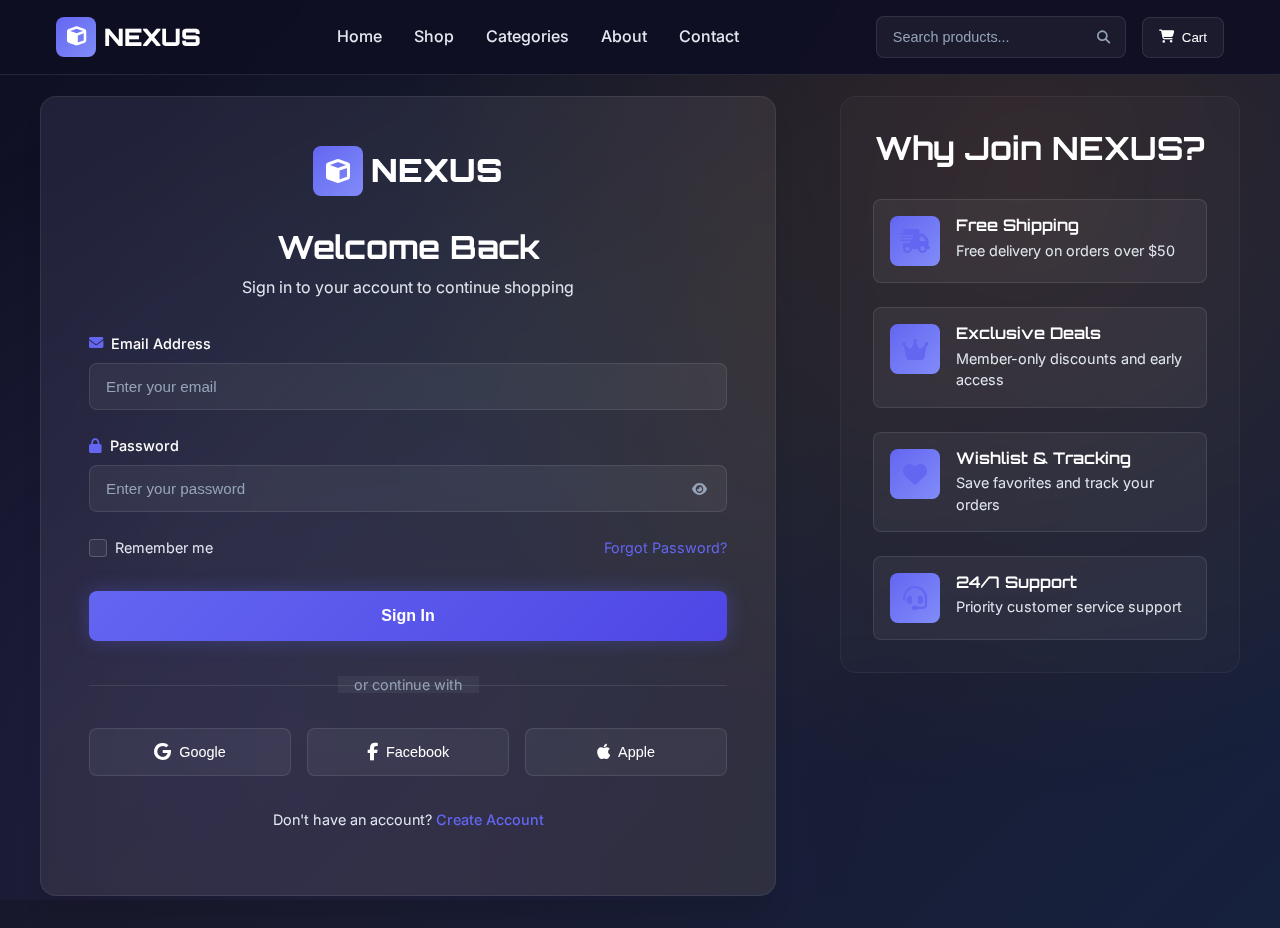
<file: account.html>
<!DOCTYPE html>
<html lang="en">
<head>
    <meta charset="UTF-8">
    <meta name="viewport" content="width=device-width, initial-scale=1.0">
    <title>My Account - NEXUS STORE</title>
    <meta name="description" content="Manage your NEXUS STORE account, orders, wishlist, and personal information">
    
    <!-- Favicon -->
    <link rel="icon" href="data:image/svg+xml,<svg xmlns='http://www.w3.org/2000/svg' viewBox='0 0 100 100'><text y='.9em' font-size='90'>🛒</text></svg>">
    
    <!-- External Libraries -->
    
    <link href="https://cdnjs.cloudflare.com/ajax/libs/font-awesome/6.4.0/css/all.min.css" rel="stylesheet">
    <link href="https://fonts.googleapis.com/css2?family=Orbitron:wght@400;700;900&family=Inter:wght@300;400;500;600;700&display=swap" rel="stylesheet">
    
    <link rel="stylesheet" href="styles.css">
    <link rel="stylesheet" href="account.css">
</head>
<body>
    <!-- Navigation -->
    <nav class="navbar" id="navbar">
        <div class="nav-container">
            <div class="nav-brand">
                <a href="index.html" class="brand-link">
                    <div class="brand-icon">
                        <i class="fas fa-cube"></i>
                    </div>
                    <span class="brand-text">NEXUS</span>
                </a>
            </div>
            
            <div class="nav-menu" id="nav-menu">
                <a href="index.html" class="nav-link">Home</a>
                <a href="shop.html" class="nav-link">Shop</a>
                <a href="index.html#categories" class="nav-link">Categories</a>
                <a href="about.html" class="nav-link">About</a>
                <a href="contact.html" class="nav-link">Contact</a>
            </div>
            
            <div class="nav-actions">
                <div class="search-container">
                    <input type="text" class="search-input" placeholder="Search products..." id="search-input">
                    <button class="search-btn"><i class="fas fa-search"></i></button>
                </div>
                <div class="user-menu" id="user-menu">
                    <button class="nav-btn user-btn" id="user-btn">
                        <div class="user-avatar" id="user-avatar">
                            <i class="fas fa-user"></i>
                        </div>
                        <span class="btn-text" id="user-name">Account</span>
                        <i class="fas fa-chevron-down"></i>
                    </button>
                    <div class="user-dropdown" id="user-dropdown">
                        <a href="account.html" class="dropdown-item active">
                            <i class="fas fa-user"></i>
                            My Account
                        </a>
                        <a href="wishlist.html" class="dropdown-item">
                            <i class="fas fa-heart"></i>
                            Wishlist
                        </a>
                        <div class="dropdown-divider"></div>
                        <button class="dropdown-item logout-btn" id="logout-btn">
                            <i class="fas fa-sign-out-alt"></i>
                            Logout
                        </button>
                    </div>
                </div>
                <button class="nav-btn cart-btn" id="cart-btn">
                    <i class="fas fa-shopping-cart"></i>
                    <span class="btn-text">Cart</span>
                    <span class="cart-count" id="cart-count">0</span>
                </button>
                <button class="nav-toggle" id="nav-toggle">
                    <span></span>
                    <span></span>
                    <span></span>
                </button>
            </div>
        </div>
    </nav>

    <!-- Account Container -->
    <div class="account-container">
        <div class="container">
            <!-- Account Header -->
            <div class="account-header" data-aos="fade-up">
                <div class="user-profile">
                    <div class="profile-avatar">
                        <div class="avatar-image" id="profile-avatar">
                            <i class="fas fa-user"></i>
                        </div>
                        <button class="avatar-edit" id="avatar-edit">
                            <i class="fas fa-camera"></i>
                        </button>
                    </div>
                    <div class="profile-info">
                        <h1 class="profile-name" id="profile-name">Welcome Back!</h1>
                        <p class="profile-email" id="profile-email">user@example.com</p>
                        <div class="profile-stats">
                            <div class="stat-item">
                                <span class="stat-number" id="total-orders">0</span>
                                <span class="stat-label">Orders</span>
                            </div>
                            <div class="stat-item">
                                <span class="stat-number" id="total-spent">$0</span>
                                <span class="stat-label">Total Spent</span>
                            </div>
                            <div class="stat-item">
                                <span class="stat-number" id="loyalty-points">0</span>
                                <span class="stat-label">Points</span>
                            </div>
                        </div>
                    </div>
                </div>
                <div class="account-actions">
                    <button class="btn btn-outline" id="edit-profile-btn">
                        <i class="fas fa-edit"></i>
                        Edit Profile
                    </button>
                </div>
            </div>

            <!-- Account Content -->
            <div class="account-content">
                <!-- Sidebar Navigation -->
                <div class="account-sidebar" data-aos="fade-right">
                    <nav class="sidebar-nav">
                        <a href="#overview" class="nav-item active" data-tab="overview">
                            <i class="fas fa-tachometer-alt"></i>
                            <span>Overview</span>
                        </a>
                        <a href="#orders" class="nav-item" data-tab="orders">
                            <i class="fas fa-shopping-bag"></i>
                            <span>Orders</span>
                        </a>
                        <a href="#wishlist" class="nav-item" data-tab="wishlist">
                            <i class="fas fa-heart"></i>
                            <span>Wishlist</span>
                        </a>
                        <a href="#addresses" class="nav-item" data-tab="addresses">
                            <i class="fas fa-map-marker-alt"></i>
                            <span>Addresses</span>
                        </a>
                        <a href="#payment" class="nav-item" data-tab="payment">
                            <i class="fas fa-credit-card"></i>
                            <span>Payment Methods</span>
                        </a>
                        <a href="#profile" class="nav-item" data-tab="profile">
                            <i class="fas fa-user-cog"></i>
                            <span>Profile Settings</span>
                        </a>
                        <a href="#security" class="nav-item" data-tab="security">
                            <i class="fas fa-shield-alt"></i>
                            <span>Security</span>
                        </a>
                    </nav>
                </div>

                <!-- Main Content -->
                <div class="account-main" data-aos="fade-left">
                    <!-- Overview Tab -->
                    <div class="tab-content active" id="overview-tab">
                        <div class="tab-header">
                            <h2>Account Overview</h2>
                            <p>Manage your account and track your activity</p>
                        </div>

                        <div class="overview-grid">
                            <div class="overview-card">
                                <div class="card-icon">
                                    <i class="fas fa-shopping-bag"></i>
                                </div>
                                <div class="card-content">
                                    <h3>Recent Orders</h3>
                                    <p class="card-number" id="recent-orders-count">0</p>
                                    <a href="#orders" class="card-link" data-tab="orders">View All Orders</a>
                                </div>
                            </div>

                            <div class="overview-card">
                                <div class="card-icon">
                                    <i class="fas fa-heart"></i>
                                </div>
                                <div class="card-content">
                                    <h3>Wishlist Items</h3>
                                    <p class="card-number" id="wishlist-count">0</p>
                                    <a href="wishlist.html" class="card-link">View Wishlist</a>
                                </div>
                            </div>

                            <div class="overview-card">
                                <div class="card-icon">
                                    <i class="fas fa-star"></i>
                                </div>
                                <div class="card-content">
                                    <h3>Loyalty Points</h3>
                                    <p class="card-number" id="points-balance">0</p>
                                    <a href="#" class="card-link">Redeem Points</a>
                                </div>
                            </div>

                            <div class="overview-card">
                                <div class="card-icon">
                                    <i class="fas fa-truck"></i>
                                </div>
                                <div class="card-content">
                                    <h3>Active Shipments</h3>
                                    <p class="card-number" id="active-shipments">0</p>
                                    <a href="#orders" class="card-link" data-tab="orders">Track Orders</a>
                                </div>
                            </div>
                        </div>

                        <div class="recent-activity">
                            <h3>Recent Activity</h3>
                            <div class="activity-list" id="activity-list">
                                <div class="activity-item">
                                    <div class="activity-icon">
                                        <i class="fas fa-user-plus"></i>
                                    </div>
                                    <div class="activity-content">
                                        <p>Account created successfully</p>
                                        <span class="activity-time">Just now</span>
                                    </div>
                                </div>
                            </div>
                        </div>
                    </div>

                    <!-- Orders Tab -->
                    <div class="tab-content" id="orders-tab">
                        <div class="tab-header">
                            <h2>Order History</h2>
                            <p>Track and manage your orders</p>
                        </div>

                        <div class="orders-filters">
                            <div class="filter-group">
                                <select class="filter-select" id="order-status-filter">
                                    <option value="">All Orders</option>
                                    <option value="pending">Pending</option>
                                    <option value="processing">Processing</option>
                                    <option value="shipped">Shipped</option>
                                    <option value="delivered">Delivered</option>
                                    <option value="cancelled">Cancelled</option>
                                </select>
                            </div>
                            <div class="filter-group">
                                <select class="filter-select" id="order-time-filter">
                                    <option value="">All Time</option>
                                    <option value="30">Last 30 Days</option>
                                    <option value="90">Last 3 Months</option>
                                    <option value="365">Last Year</option>
                                </select>
                            </div>
                        </div>

                        <div class="orders-list" id="orders-list">
                            <div class="empty-state">
                                <i class="fas fa-shopping-bag"></i>
                                <h3>No Orders Yet</h3>
                                <p>Start shopping to see your orders here</p>
                                <a href="shop.html" class="btn btn-primary">Start Shopping</a>
                            </div>
                        </div>
                    </div>

                    <!-- Profile Settings Tab -->
                    <div class="tab-content" id="profile-tab">
                        <div class="tab-header">
                            <h2>Profile Settings</h2>
                            <p>Update your personal information</p>
                        </div>

                        <form class="profile-form" id="profile-form">
                            <div class="form-row">
                                <div class="form-group">
                                    <label for="edit-firstName" class="form-label">First Name</label>
                                    <input type="text" id="edit-firstName" name="firstName" class="form-input" required>
                                </div>
                                <div class="form-group">
                                    <label for="edit-lastName" class="form-label">Last Name</label>
                                    <input type="text" id="edit-lastName" name="lastName" class="form-input" required>
                                </div>
                            </div>

                            <div class="form-group">
                                <label for="edit-email" class="form-label">Email Address</label>
                                <input type="email" id="edit-email" name="email" class="form-input" required>
                            </div>

                            <div class="form-group">
                                <label for="edit-phone" class="form-label">Phone Number</label>
                                <input type="tel" id="edit-phone" name="phone" class="form-input">
                            </div>

                            <div class="form-group">
                                <label for="edit-birthdate" class="form-label">Date of Birth</label>
                                <input type="date" id="edit-birthdate" name="birthdate" class="form-input">
                            </div>

                            <div class="form-group">
                                <label for="edit-gender" class="form-label">Gender</label>
                                <select id="edit-gender" name="gender" class="form-input">
                                    <option value="">Prefer not to say</option>
                                    <option value="male">Male</option>
                                    <option value="female">Female</option>
                                    <option value="other">Other</option>
                                </select>
                            </div>

                            <div class="form-actions">
                                <button type="submit" class="btn btn-primary">Save Changes</button>
                                <button type="button" class="btn btn-outline" id="cancel-edit">Cancel</button>
                            </div>
                        </form>
                    </div>

                    <!-- Security Tab -->
                    <div class="tab-content" id="security-tab">
                        <div class="tab-header">
                            <h2>Security Settings</h2>
                            <p>Manage your account security and privacy</p>
                        </div>

                        <div class="security-section">
                            <h3>Change Password</h3>
                            <form class="password-form" id="password-form">
                                <div class="form-group">
                                    <label for="current-password" class="form-label">Current Password</label>
                                    <input type="password" id="current-password" name="currentPassword" class="form-input" required>
                                </div>
                                <div class="form-group">
                                    <label for="new-password" class="form-label">New Password</label>
                                    <input type="password" id="new-password" name="newPassword" class="form-input" required>
                                </div>
                                <div class="form-group">
                                    <label for="confirm-new-password" class="form-label">Confirm New Password</label>
                                    <input type="password" id="confirm-new-password" name="confirmPassword" class="form-input" required>
                                </div>
                                <button type="submit" class="btn btn-primary">Update Password</button>
                            </form>
                        </div>

                        <div class="security-section">
                            <h3>Two-Factor Authentication</h3>
                            <div class="security-option">
                                <div class="option-info">
                                    <h4>SMS Authentication</h4>
                                    <p>Receive verification codes via SMS</p>
                                </div>
                                <label class="toggle-switch">
                                    <input type="checkbox" id="sms-2fa">
                                    <span class="toggle-slider"></span>
                                </label>
                            </div>
                            <div class="security-option">
                                <div class="option-info">
                                    <h4>Email Authentication</h4>
                                    <p>Receive verification codes via email</p>
                                </div>
                                <label class="toggle-switch">
                                    <input type="checkbox" id="email-2fa">
                                    <span class="toggle-slider"></span>
                                </label>
                            </div>
                        </div>

                        <div class="security-section">
                            <h3>Privacy Settings</h3>
                            <div class="security-option">
                                <div class="option-info">
                                    <h4>Marketing Emails</h4>
                                    <p>Receive promotional emails and offers</p>
                                </div>
                                <label class="toggle-switch">
                                    <input type="checkbox" id="marketing-emails" checked>
                                    <span class="toggle-slider"></span>
                                </label>
                            </div>
                            <div class="security-option">
                                <div class="option-info">
                                    <h4>Order Updates</h4>
                                    <p>Receive notifications about your orders</p>
                                </div>
                                <label class="toggle-switch">
                                    <input type="checkbox" id="order-updates" checked>
                                    <span class="toggle-slider"></span>
                                </label>
                            </div>
                        </div>
                    </div>
                </div>
            </div>
        </div>
    </div>

    <!-- Cart Sidebar -->
    <div class="cart-sidebar" id="cart-sidebar">
        <div class="cart-header">
            <h3>Shopping Cart</h3>
            <button class="cart-close" id="cart-close">
                <i class="fas fa-times"></i>
            </button>
        </div>
        <div class="cart-content" id="cart-content">
            <div class="cart-empty">
                <i class="fas fa-shopping-cart"></i>
                <p>Your cart is empty</p>
                <a href="shop.html" class="btn btn-primary">Start Shopping</a>
            </div>
        </div>
        <div class="cart-footer" id="cart-footer" style="display: none;">
            <div class="cart-total">
                <div class="total-row">
                    <span>Subtotal:</span>
                    <span id="cart-subtotal">$0.00</span>
                </div>
                <div class="total-row">
                    <span>Shipping:</span>
                    <span id="cart-shipping">Free</span>
                </div>
                <div class="total-row total-final">
                    <span>Total:</span>
                    <span id="cart-total">$0.00</span>
                </div>
            </div>
            <div class="cart-actions">
                <a href="cart.html" class="btn btn-outline">View Cart</a>
                <a href="checkout.html" class="btn btn-primary">Checkout</a>
            </div>
        </div>
    </div>

    <!-- Cart Overlay -->
    <div class="cart-overlay" id="cart-overlay"></div>

    <!-- Notification System -->
    <div class="notification-container" id="notification-container"></div>

    <!-- Scripts -->
    <script src="data.js"></script>
    <script src="cart.js"></script>
    <script src="auth.js"></script>
    <script src="account.js"></script>
</body>
</html>
</file>
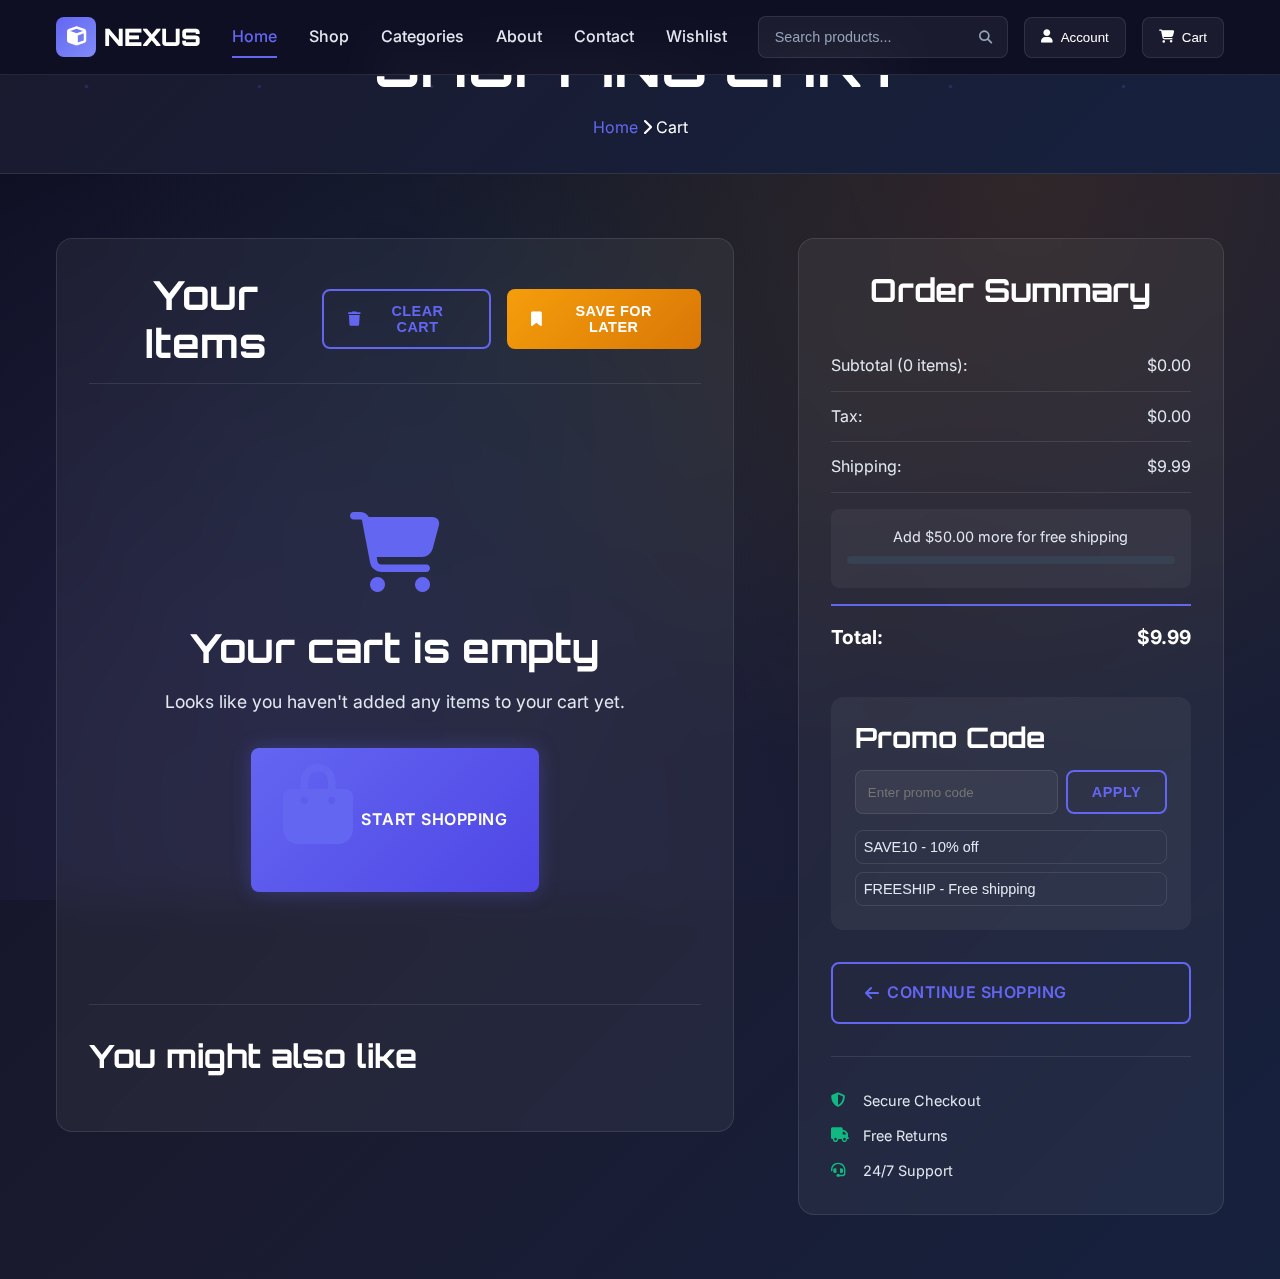
<file: cart.html>
<!DOCTYPE html>
<html lang="en">
<head>
    <meta charset="UTF-8">
    <meta name="viewport" content="width=device-width, initial-scale=1.0">
    <title>Shopping Cart - NEXUS STORE</title>
    <meta name="description" content="Review and manage your shopping cart items before checkout">
    
    <!-- Favicon -->
    <link rel="icon" href="data:image/svg+xml,<svg xmlns='http://www.w3.org/2000/svg' viewBox='0 0 100 100'><text y='.9em' font-size='90'>🛒</text></svg>">
    
    <!-- External Libraries -->
    <script src="https://cdnjs.cloudflare.com/ajax/libs/gsap/3.12.2/gsap.min.js"></script>
    <script src="https://unpkg.com/aos@2.3.1/dist/aos.js"></script>
    <link href="https://unpkg.com/aos@2.3.1/dist/aos.css" rel="stylesheet">
    <link href="https://cdnjs.cloudflare.com/ajax/libs/font-awesome/6.4.0/css/all.min.css" rel="stylesheet">
    <link href="https://fonts.googleapis.com/css2?family=Orbitron:wght@400;700;900&family=Inter:wght@300;400;500;600;700&display=swap" rel="stylesheet">
    
    <link rel="stylesheet" href="cart-page.css">
    <link rel="stylesheet" href="styles.css">
</head>
<body>
    <!-- Navigation -->
    <nav class="navbar" id="navbar">
        <div class="nav-container">
            <div class="nav-brand">
                <a href="index.html" class="brand-link">
                    <div class="brand-icon">
                        <i class="fas fa-cube"></i>
                    </div>
                    <span class="brand-text">NEXUS</span>
                </a>
            </div>
            
            <div class="nav-menu" id="nav-menu">
                <a href="index.html" class="nav-link active">Home</a>
                <a href="shop.html" class="nav-link">Shop</a>
                <a href="#categories" class="nav-link">Categories</a>
                <a href="about.html" class="nav-link">About</a>
                <a href="contact.html" class="nav-link">Contact</a>
                <a href="wishlist.html" class="nav-link">Wishlist</a>
            </div>
            
            <div class="nav-actions">
                <div class="search-container">
                    <input type="text" class="search-input" placeholder="Search products..." id="search-input">
                    <button class="search-btn"><i class="fas fa-search"></i></button>
                </div>
                <button class="nav-btn" id="account-btn">
                    <i class="fas fa-user"></i>
                    <span class="btn-text">Account</span>
                </button>
                <button class="nav-btn cart-btn active" id="cart-btn">
                    <i class="fas fa-shopping-cart"></i>
                    <span class="btn-text">Cart</span>
                    <span class="cart-count" id="cart-count">0</span>
                </button>
                <button class="nav-toggle" id="nav-toggle">
                    <span></span>
                    <span></span>
                    <span></span>
                </button>
            </div>
        </div>
    </nav>

    <!-- Cart Page Header -->
    <section class="cart-header">
        <div class="container">
            <div class="header-content" data-aos="fade-up">
                <h1 class="page-title">SHOPPING CART</h1>
                <div class="breadcrumb">
                    <a href="index.html">Home</a>
                    <i class="fas fa-chevron-right"></i>
                    <span>Cart</span>
                </div>
            </div>
        </div>
    </section>

    <!-- Cart Content -->
    <section class="cart-page-content">
        <div class="container">
            <div class="cart-layout">
                <!-- Cart Items -->
                <div class="cart-items-section" data-aos="fade-right">
                    <div class="section-header">
                        <h2>Your Items</h2>
                        <div class="cart-actions-header">
                            <button class="btn btn-outline" id="clear-cart-btn">
                                <i class="fas fa-trash"></i>
                                Clear Cart
                            </button>
                            <button class="btn btn-secondary" id="save-for-later-btn">
                                <i class="fas fa-bookmark"></i>
                                Save for Later
                            </button>
                        </div>
                    </div>
                    
                    <div class="cart-items-container" id="cart-items-container">
                        <!-- Cart items will be loaded here -->
                    </div>
                    
                    <div class="cart-recommendations" id="cart-recommendations">
                        <h3>You might also like</h3>
                        <div class="recommendations-grid" id="recommendations-grid">
                            <!-- Recommendations will be loaded here -->
                        </div>
                    </div>
                </div>

                <!-- Cart Summary -->
                <div class="cart-summary-section" data-aos="fade-left">
                    <div class="summary-card">
                        <h3>Order Summary</h3>
                        
                        <div class="summary-details" id="summary-details">
                            <!-- Summary will be loaded here -->
                        </div>
                        
                        <div class="promo-code-section">
                            <h4>Promo Code</h4>
                            <div class="promo-input-group">
                                <input type="text" class="promo-input" placeholder="Enter promo code" id="promo-input">
                                <button class="btn btn-outline" id="apply-promo-btn">Apply</button>
                            </div>
                            <div class="promo-suggestions">
                                <button class="promo-suggestion" data-code="SAVE10">SAVE10 - 10% off</button>
                                <button class="promo-suggestion" data-code="FREESHIP">FREESHIP - Free shipping</button>
                            </div>
                        </div>
                        
                        <div class="checkout-actions">
                            <a href="checkout.html" class="btn btn-primary btn-large" id="checkout-btn">
                                <i class="fas fa-credit-card"></i>
                                Proceed to Checkout
                            </a>
                            <a href="shop.html" class="btn btn-outline btn-large">
                                <i class="fas fa-arrow-left"></i>
                                Continue Shopping
                            </a>
                        </div>
                        
                        <div class="security-info">
                            <div class="security-item">
                                <i class="fas fa-shield-alt"></i>
                                <span>Secure Checkout</span>
                            </div>
                            <div class="security-item">
                                <i class="fas fa-truck"></i>
                                <span>Free Returns</span>
                            </div>
                            <div class="security-item">
                                <i class="fas fa-headset"></i>
                                <span>24/7 Support</span>
                            </div>
                        </div>
                    </div>
                </div>
            </div>
        </div>
    </section>

    <!-- Recently Viewed -->
    <section class="recently-viewed" id="recently-viewed">
        <div class="container">
            <div class="section-header" data-aos="fade-up">
                <h2 class="section-title">RECENTLY VIEWED</h2>
                <p class="section-subtitle">Items you've looked at recently</p>
            </div>
            <div class="products-grid" id="recently-viewed-grid">
                <!-- Recently viewed products will be loaded here -->
            </div>
        </div>
    </section>

    <!-- Notification System -->
    <div class="notification-container" id="notification-container"></div>

    <!-- Scripts -->
    <script src="data.js"></script>
    <script src="cart.js"></script>
    <script src="cart-page.js"></script>
</body>
</html>
</file>
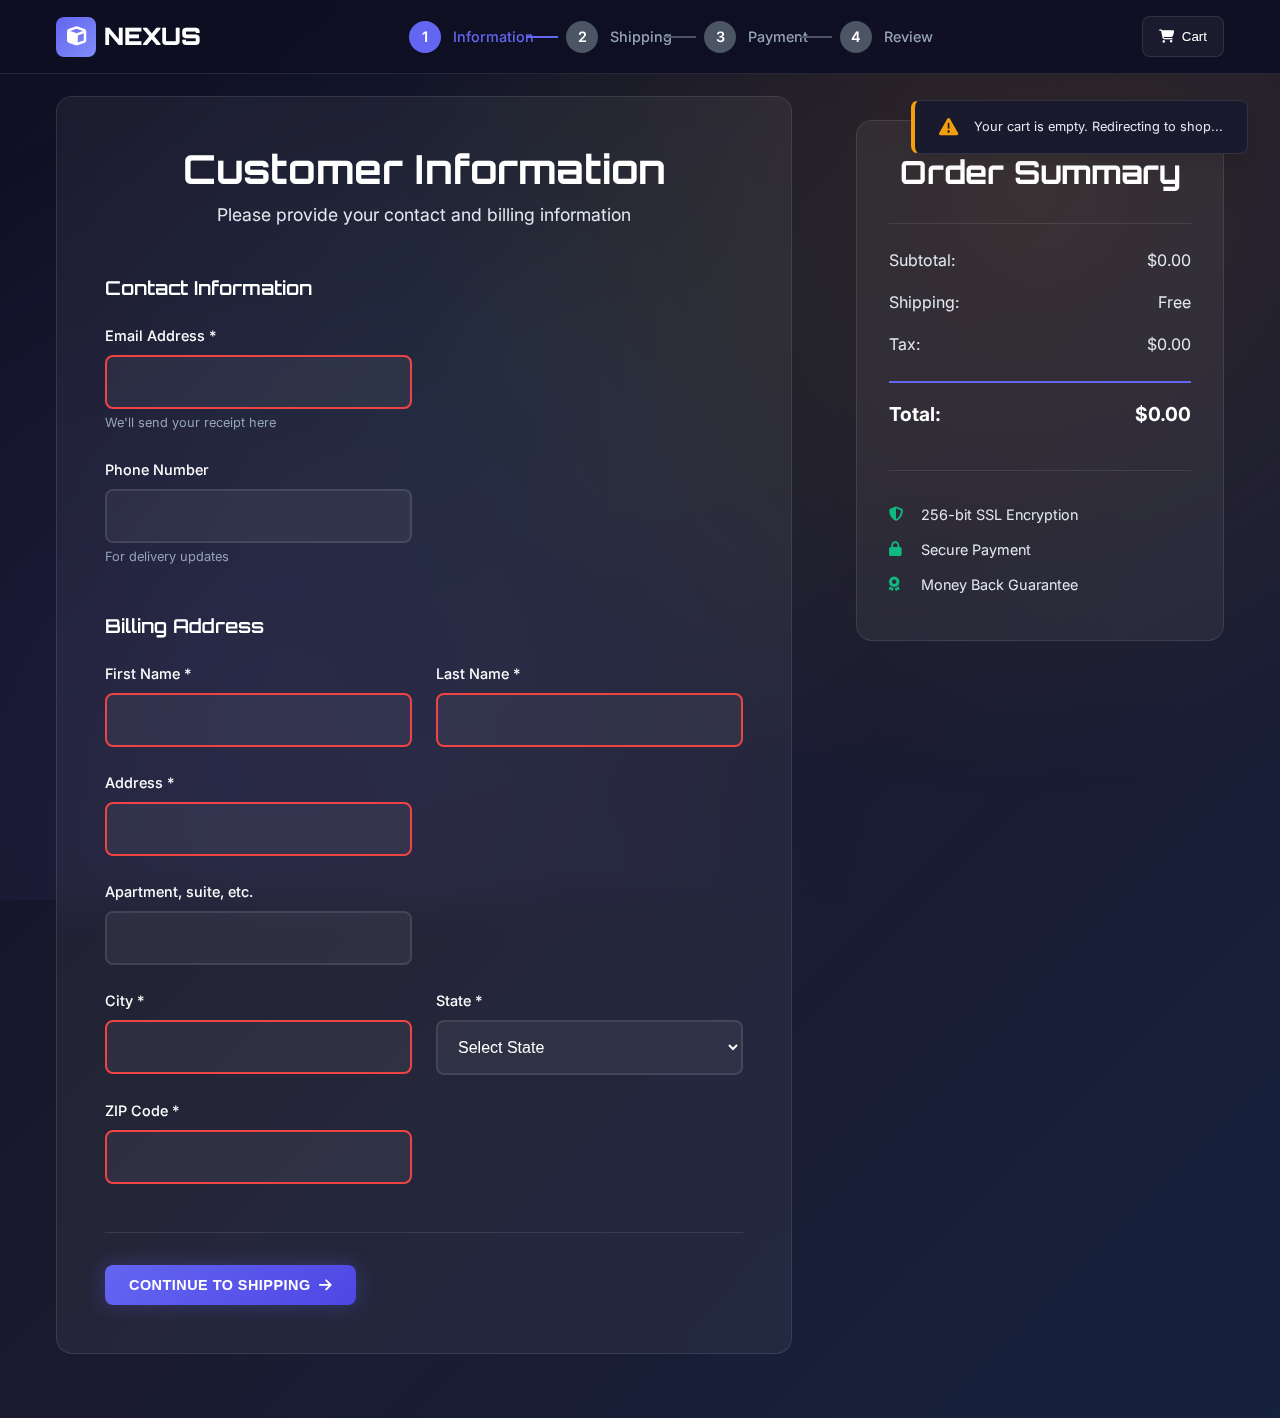
<file: checkout.html>
<!DOCTYPE html>
<html lang="en">
<head>
    <meta charset="UTF-8">
    <meta name="viewport" content="width=device-width, initial-scale=1.0">
    <title>Checkout - NEXUS STORE</title>
    <meta name="description" content="Secure checkout process for your NEXUS STORE purchase">
    
    <!-- Favicon -->
    <link rel="icon" href="data:image/svg+xml,<svg xmlns='http://www.w3.org/2000/svg' viewBox='0 0 100 100'><text y='.9em' font-size='90'>🛒</text></svg>">
    
    <!-- External Libraries -->
    <script src="https://cdnjs.cloudflare.com/ajax/libs/gsap/3.12.2/gsap.min.js"></script>
    <script src="https://unpkg.com/aos@2.3.1/dist/aos.js"></script>
    <link href="https://unpkg.com/aos@2.3.1/dist/aos.css" rel="stylesheet">
    <link href="https://cdnjs.cloudflare.com/ajax/libs/font-awesome/6.4.0/css/all.min.css" rel="stylesheet">
    <link href="https://fonts.googleapis.com/css2?family=Orbitron:wght@400;700;900&family=Inter:wght@300;400;500;600;700&display=swap" rel="stylesheet">
    
    <link rel="stylesheet" href="styles.css">
    <link rel="stylesheet" href="checkout.css">
</head>
<body>
    <!-- Navigation -->
    <nav class="navbar" id="navbar">
        <div class="nav-container">
            <div class="nav-brand">
                <a href="index.html" class="brand-link">
                    <div class="brand-icon">
                        <i class="fas fa-cube"></i>
                    </div>
                    <span class="brand-text">NEXUS</span>
                </a>
            </div>
            
            <div class="checkout-progress">
                <div class="progress-step active" data-step="1">
                    <div class="step-number">1</div>
                    <div class="step-label">Information</div>
                </div>
                <div class="progress-step" data-step="2">
                    <div class="step-number">2</div>
                    <div class="step-label">Shipping</div>
                </div>
                <div class="progress-step" data-step="3">
                    <div class="step-number">3</div>
                    <div class="step-label">Payment</div>
                </div>
                <div class="progress-step" data-step="4">
                    <div class="step-number">4</div>
                    <div class="step-label">Review</div>
                </div>
            </div>
            
            <div class="nav-actions">
                <button class="nav-btn cart-btn" id="cart-btn">
                    <i class="fas fa-shopping-cart"></i>
                    <span class="btn-text">Cart</span>
                    <span class="cart-count" id="cart-count">0</span>
                </button>
            </div>
        </div>
    </nav>

    <!-- Checkout Content -->
    <section class="checkout-content">
        <div class="container">
            <div class="checkout-layout">
                <!-- Checkout Form -->
                <div class="checkout-form-section" data-aos="fade-right">
                    <form id="checkout-form" class="checkout-form">
                        <!-- Step 1: Customer Information -->
                        <div class="checkout-step active" id="step-1">
                            <div class="step-header">
                                <h2>Customer Information</h2>
                                <p>Please provide your contact and billing information</p>
                            </div>
                            
                            <div class="form-section">
                                <h3>Contact Information</h3>
                                <div class="form-row">
                                    <div class="form-group">
                                        <label for="email">Email Address *</label>
                                        <input type="email" id="email" name="email" required>
                                        <div class="form-hint">We'll send your receipt here</div>
                                    </div>
                                </div>
                                <div class="form-row">
                                    <div class="form-group">
                                        <label for="phone">Phone Number</label>
                                        <input type="tel" id="phone" name="phone">
                                        <div class="form-hint">For delivery updates</div>
                                    </div>
                                </div>
                            </div>
                            
                            <div class="form-section">
                                <h3>Billing Address</h3>
                                <div class="form-row">
                                    <div class="form-group">
                                        <label for="firstName">First Name *</label>
                                        <input type="text" id="firstName" name="firstName" required>
                                    </div>
                                    <div class="form-group">
                                        <label for="lastName">Last Name *</label>
                                        <input type="text" id="lastName" name="lastName" required>
                                    </div>
                                </div>
                                <div class="form-row">
                                    <div class="form-group">
                                        <label for="address">Address *</label>
                                        <input type="text" id="address" name="address" required>
                                    </div>
                                </div>
                                <div class="form-row">
                                    <div class="form-group">
                                        <label for="apartment">Apartment, suite, etc.</label>
                                        <input type="text" id="apartment" name="apartment">
                                    </div>
                                </div>
                                <div class="form-row">
                                    <div class="form-group">
                                        <label for="city">City *</label>
                                        <input type="text" id="city" name="city" required>
                                    </div>
                                    <div class="form-group">
                                        <label for="state">State *</label>
                                        <select id="state" name="state" required>
                                            <option value="">Select State</option>
                                            <option value="AL">Alabama</option>
                                            <option value="CA">California</option>
                                            <option value="FL">Florida</option>
                                            <option value="NY">New York</option>
                                            <option value="TX">Texas</option>
                                        </select>
                                    </div>
                                    <div class="form-group">
                                        <label for="zipCode">ZIP Code *</label>
                                        <input type="text" id="zipCode" name="zipCode" required>
                                    </div>
                                </div>
                            </div>
                            
                            <div class="step-actions">
                                <button type="button" class="btn btn-primary" id="continue-to-shipping">
                                    Continue to Shipping
                                    <i class="fas fa-arrow-right"></i>
                                </button>
                            </div>
                        </div>

                        <!-- Step 2: Shipping -->
                        <div class="checkout-step" id="step-2">
                            <div class="step-header">
                                <h2>Shipping Information</h2>
                                <p>Choose your delivery method</p>
                            </div>
                            
                            <div class="form-section">
                                <div class="checkbox-group">
                                    <input type="checkbox" id="same-as-billing" checked>
                                    <label for="same-as-billing">Ship to the same address</label>
                                </div>
                                
                                <div class="shipping-address" id="shipping-address" style="display: none;">
                                    <h3>Shipping Address</h3>
                                    <!-- Shipping address fields would go here -->
                                </div>
                            </div>
                            
                            <div class="form-section">
                                <h3>Shipping Method</h3>
                                <div class="shipping-options" id="shipping-options">
                                    <div class="shipping-option">
                                        <input type="radio" id="standard" name="shipping" value="standard" checked>
                                        <label for="standard" class="shipping-label">
                                            <div class="shipping-info">
                                                <div class="shipping-name">Standard Shipping</div>
                                                <div class="shipping-time">5-7 business days</div>
                                            </div>
                                            <div class="shipping-price">Free</div>
                                        </label>
                                    </div>
                                    <div class="shipping-option">
                                        <input type="radio" id="express" name="shipping" value="express">
                                        <label for="express" class="shipping-label">
                                            <div class="shipping-info">
                                                <div class="shipping-name">Express Shipping</div>
                                                <div class="shipping-time">2-3 business days</div>
                                            </div>
                                            <div class="shipping-price">$9.99</div>
                                        </label>
                                    </div>
                                    <div class="shipping-option">
                                        <input type="radio" id="overnight" name="shipping" value="overnight">
                                        <label for="overnight" class="shipping-label">
                                            <div class="shipping-info">
                                                <div class="shipping-name">Overnight Delivery</div>
                                                <div class="shipping-time">Next business day</div>
                                            </div>
                                            <div class="shipping-price">$19.99</div>
                                        </label>
                                    </div>
                                </div>
                            </div>
                            
                            <div class="step-actions">
                                <button type="button" class="btn btn-outline" id="back-to-info">
                                    <i class="fas fa-arrow-left"></i>
                                    Back
                                </button>
                                <button type="button" class="btn btn-primary" id="continue-to-payment">
                                    Continue to Payment
                                    <i class="fas fa-arrow-right"></i>
                                </button>
                            </div>
                        </div>

                        <!-- Step 3: Payment -->
                        <div class="checkout-step" id="step-3">
                            <div class="step-header">
                                <h2>Payment Information</h2>
                                <p>Your payment information is secure and encrypted</p>
                            </div>
                            
                            <div class="form-section">
                                <div class="payment-methods">
                                    <div class="payment-method">
                                        <input type="radio" id="credit-card" name="payment" value="credit-card" checked>
                                        <label for="credit-card">
                                            <i class="fas fa-credit-card"></i>
                                            Credit Card
                                        </label>
                                    </div>
                                    <div class="payment-method">
                                        <input type="radio" id="paypal" name="payment" value="paypal">
                                        <label for="paypal">
                                            <i class="fab fa-paypal"></i>
                                            PayPal
                                        </label>
                                    </div>
                                    <div class="payment-method">
                                        <input type="radio" id="apple-pay" name="payment" value="apple-pay">
                                        <label for="apple-pay">
                                            <i class="fab fa-apple"></i>
                                            Apple Pay
                                        </label>
                                    </div>
                                </div>
                                
                                <div class="credit-card-form" id="credit-card-form">
                                    <div class="form-row">
                                        <div class="form-group">
                                            <label for="cardNumber">Card Number *</label>
                                            <input type="text" id="cardNumber" name="cardNumber" placeholder="1234 5678 9012 3456" required>
                                            <div class="card-icons">
                                                <i class="fab fa-cc-visa"></i>
                                                <i class="fab fa-cc-mastercard"></i>
                                                <i class="fab fa-cc-amex"></i>
                                            </div>
                                        </div>
                                    </div>
                                    <div class="form-row">
                                        <div class="form-group">
                                            <label for="cardName">Name on Card *</label>
                                            <input type="text" id="cardName" name="cardName" required>
                                        </div>
                                    </div>
                                    <div class="form-row">
                                        <div class="form-group">
                                            <label for="expiryDate">Expiry Date *</label>
                                            <input type="text" id="expiryDate" name="expiryDate" placeholder="MM/YY" required>
                                        </div>
                                        <div class="form-group">
                                            <label for="cvv">CVV *</label>
                                            <input type="text" id="cvv" name="cvv" placeholder="123" required>
                                        </div>
                                    </div>
                                </div>
                            </div>
                            
                            <div class="step-actions">
                                <button type="button" class="btn btn-outline" id="back-to-shipping">
                                    <i class="fas fa-arrow-left"></i>
                                    Back
                                </button>
                                <button type="button" class="btn btn-primary" id="continue-to-review">
                                    Review Order
                                    <i class="fas fa-arrow-right"></i>
                                </button>
                            </div>
                        </div>

                        <!-- Step 4: Review -->
                        <div class="checkout-step" id="step-4">
                            <div class="step-header">
                                <h2>Review Your Order</h2>
                                <p>Please review your order before completing your purchase</p>
                            </div>
                            
                            <div class="order-review" id="order-review">
                                <!-- Order review content will be populated here -->
                            </div>
                            
                            <div class="terms-section">
                                <div class="checkbox-group">
                                    <input type="checkbox" id="terms" required>
                                    <label for="terms">
                                        I agree to the <a href="#" target="_blank">Terms of Service</a> and 
                                        <a href="#" target="_blank">Privacy Policy</a>
                                    </label>
                                </div>
                                <div class="checkbox-group">
                                    <input type="checkbox" id="newsletter">
                                    <label for="newsletter">
                                        Subscribe to our newsletter for exclusive offers
                                    </label>
                                </div>
                            </div>
                            
                            <div class="step-actions">
                                <button type="button" class="btn btn-outline" id="back-to-payment">
                                    <i class="fas fa-arrow-left"></i>
                                    Back
                                </button>
                                <button type="submit" class="btn btn-primary btn-large" id="place-order">
                                    <i class="fas fa-lock"></i>
                                    Place Order
                                </button>
                            </div>
                        </div>
                    </form>
                </div>

                <!-- Order Summary -->
                <div class="order-summary-section" data-aos="fade-left">
                    <div class="summary-card">
                        <h3>Order Summary</h3>
                        
                        <div class="order-items" id="order-items">
                            <!-- Order items will be loaded here -->
                        </div>
                        
                        <div class="summary-totals" id="summary-totals">
                            <!-- Summary totals will be loaded here -->
                        </div>
                        
                        <div class="security-badges">
                            <div class="security-badge">
                                <i class="fas fa-shield-alt"></i>
                                <span>256-bit SSL Encryption</span>
                            </div>
                            <div class="security-badge">
                                <i class="fas fa-lock"></i>
                                <span>Secure Payment</span>
                            </div>
                            <div class="security-badge">
                                <i class="fas fa-award"></i>
                                <span>Money Back Guarantee</span>
                            </div>
                        </div>
                    </div>
                </div>
            </div>
        </div>
    </section>

    <!-- Loading Overlay -->
    <div class="loading-overlay" id="loading-overlay">
        <div class="loading-content">
            <div class="loading-spinner"></div>
            <p>Processing your order...</p>
        </div>
    </div>

    <!-- Notification System -->
    <div class="notification-container" id="notification-container"></div>

    <!-- Scripts -->
    <script src="data.js"></script>
    <script src="cart.js"></script>
    <script src="checkout.js"></script>
</body>
</html>
</file>
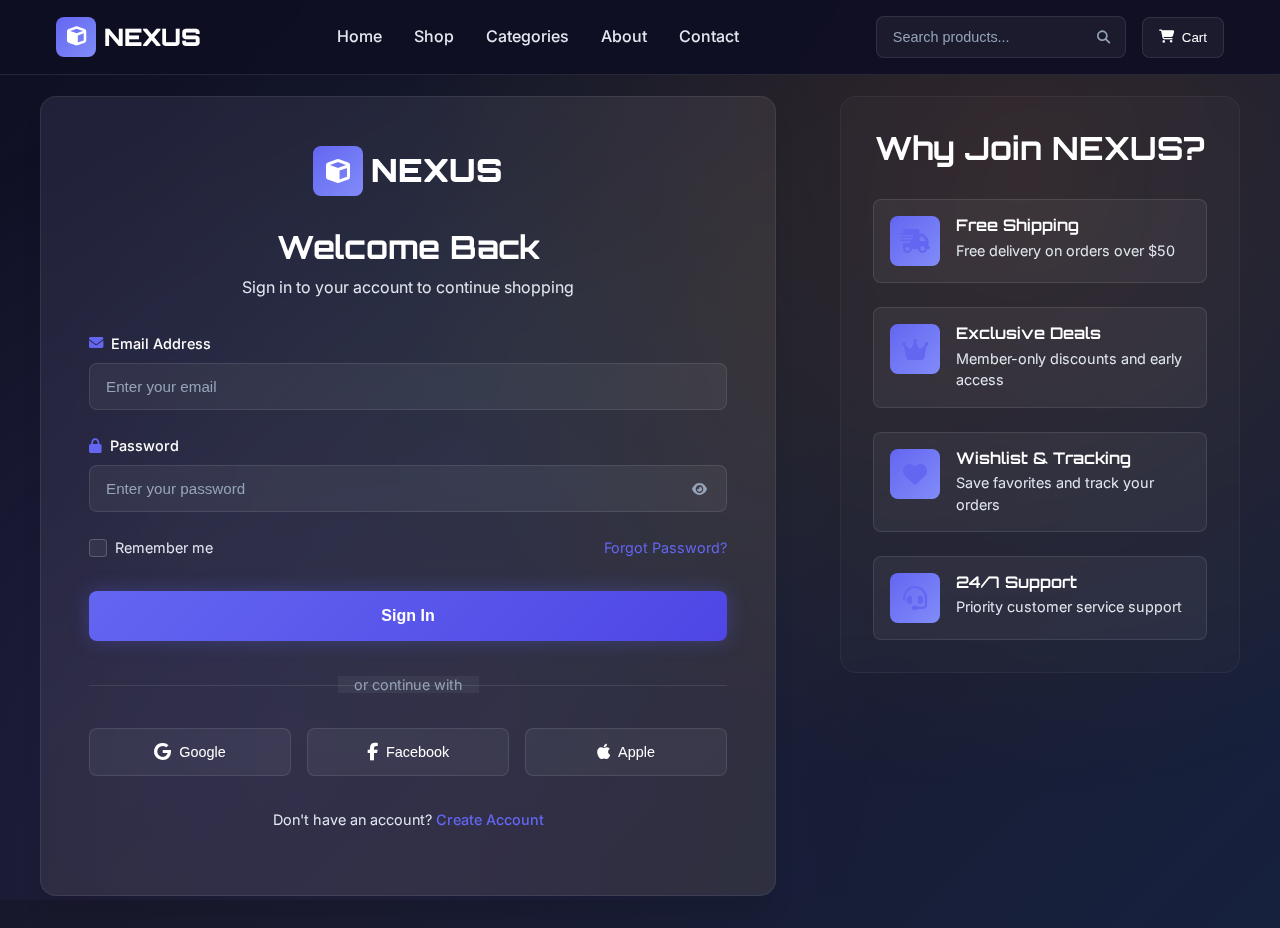
<file: login.html>
<!DOCTYPE html>
<html lang="en">
<head>
    <meta charset="UTF-8">
    <meta name="viewport" content="width=device-width, initial-scale=1.0">
    <title>Login - NEXUS STORE</title>
    <meta name="description" content="Login to your NEXUS STORE account to access exclusive features and manage your orders">
    
    <!-- Favicon -->
    <link rel="icon" href="data:image/svg+xml,<svg xmlns='http://www.w3.org/2000/svg' viewBox='0 0 100 100'><text y='.9em' font-size='90'>🛒</text></svg>">
    
    <!-- External Libraries -->    
    
    <link href="https://cdnjs.cloudflare.com/ajax/libs/font-awesome/6.4.0/css/all.min.css" rel="stylesheet">
    <link href="https://fonts.googleapis.com/css2?family=Orbitron:wght@400;700;900&family=Inter:wght@300;400;500;600;700&display=swap" rel="stylesheet">
    
    <link rel="stylesheet" href="styles.css">
    <link rel="stylesheet" href="auth.css">
</head>
<body>
    <!-- Navigation -->
    <nav class="navbar" id="navbar">
        <div class="nav-container">
            <div class="nav-brand">
                <a href="index.html" class="brand-link">
                    <div class="brand-icon">
                        <i class="fas fa-cube"></i>
                    </div>
                    <span class="brand-text">NEXUS</span>
                </a>
            </div>
            
            <div class="nav-menu" id="nav-menu">
                <a href="index.html" class="nav-link">Home</a>
                <a href="shop.html" class="nav-link">Shop</a>
                <a href="index.html#categories" class="nav-link">Categories</a>
                <a href="about.html" class="nav-link">About</a>
                <a href="index.html#contact" class="nav-link">Contact</a>
            </div>
            
            <div class="nav-actions">
                <div class="search-container">
                    <input type="text" class="search-input" placeholder="Search products..." id="search-input">
                    <button class="search-btn"><i class="fas fa-search"></i></button>
                </div>
                <button class="nav-btn cart-btn" id="cart-btn">
                    <i class="fas fa-shopping-cart"></i>
                    <span class="btn-text">Cart</span>
                    <span class="cart-count" id="cart-count">0</span>
                </button>
                <button class="nav-toggle" id="nav-toggle">
                    <span></span>
                    <span></span>
                    <span></span>
                </button>
            </div>
        </div>
    </nav>

    <!-- Auth Container -->
    <div class="auth-container">
        <div class="auth-background">
            <div class="auth-particles"></div>
        </div>
        
        <div class="auth-content" data-aos="fade-up">
            <div class="auth-card">
                <div class="auth-header">
                    <div class="auth-logo">
                        <div class="brand-icon">
                            <i class="fas fa-cube"></i>
                        </div>
                        <span class="brand-text">NEXUS</span>
                    </div>
                    <h1 class="auth-title">Welcome Back</h1>
                    <p class="auth-subtitle">Sign in to your account to continue shopping</p>
                </div>

                <form class="auth-form" id="login-form">
                    <div class="form-group">
                        <label for="email" class="form-label">
                            <i class="fas fa-envelope"></i>
                            Email Address
                        </label>
                        <input 
                            type="email" 
                            id="email" 
                            name="email" 
                            class="form-input" 
                            placeholder="Enter your email"
                            required
                        >
                        <div class="form-error" id="email-error"></div>
                    </div>

                    <div class="form-group">
                        <label for="password" class="form-label">
                            <i class="fas fa-lock"></i>
                            Password
                        </label>
                        <div class="password-input-container">
                            <input 
                                type="password" 
                                id="password" 
                                name="password" 
                                class="form-input" 
                                placeholder="Enter your password"
                                required
                            >
                            <button type="button" class="password-toggle" id="password-toggle">
                                <i class="fas fa-eye"></i>
                            </button>
                        </div>
                        <div class="form-error" id="password-error"></div>
                    </div>

                    <div class="form-options">
                        <label class="checkbox-container">
                            <input type="checkbox" id="remember-me" name="remember">
                            <span class="checkmark"></span>
                            Remember me
                        </label>
                        <a href="forgot-password.html" class="forgot-link">Forgot Password?</a>
                    </div>

                    <button type="submit" class="auth-btn primary" id="login-btn">
                        <span class="btn-text">Sign In</span>
                        <div class="btn-loader">
                            <div class="loader-ring"></div>
                        </div>
                    </button>

                    <div class="auth-divider">
                        <span>or continue with</span>
                    </div>

                    <div class="social-auth">
                        <button type="button" class="social-btn google-btn" id="google-login">
                            <i class="fab fa-google"></i>
                            <span>Google</span>
                        </button>
                        <button type="button" class="social-btn facebook-btn" id="facebook-login">
                            <i class="fab fa-facebook-f"></i>
                            <span>Facebook</span>
                        </button>
                        <button type="button" class="social-btn apple-btn" id="apple-login">
                            <i class="fab fa-apple"></i>
                            <span>Apple</span>
                        </button>
                    </div>
                </form>

                <div class="auth-footer">
                    <p>Don't have an account? <a href="register.html" class="auth-link">Create Account</a></p>
                </div>
            </div>

            <!-- Features Sidebar -->
            <div class="auth-features" data-aos="fade-left" data-aos-delay="300">
                <h3>Why Join NEXUS?</h3>
                <div class="feature-list">
                    <div class="feature-item">
                        <div class="feature-icon">
                            <i class="fas fa-shipping-fast"></i>
                        </div>
                        <div class="feature-content">
                            <h4>Free Shipping</h4>
                            <p>Free delivery on orders over $50</p>
                        </div>
                    </div>
                    <div class="feature-item">
                        <div class="feature-icon">
                            <i class="fas fa-crown"></i>
                        </div>
                        <div class="feature-content">
                            <h4>Exclusive Deals</h4>
                            <p>Member-only discounts and early access</p>
                        </div>
                    </div>
                    <div class="feature-item">
                        <div class="feature-icon">
                            <i class="fas fa-heart"></i>
                        </div>
                        <div class="feature-content">
                            <h4>Wishlist & Tracking</h4>
                            <p>Save favorites and track your orders</p>
                        </div>
                    </div>
                    <div class="feature-item">
                        <div class="feature-icon">
                            <i class="fas fa-headset"></i>
                        </div>
                        <div class="feature-content">
                            <h4>24/7 Support</h4>
                            <p>Priority customer service support</p>
                        </div>
                    </div>
                </div>
            </div>
        </div>
    </div>

    <!-- Notification System -->
    <div class="notification-container" id="notification-container"></div>

    <!-- Scripts -->
    <script src="data.js"></script>
    <script src="cart.js"></script>
    <script src="auth.js"></script>
</body>
</html>
</file>
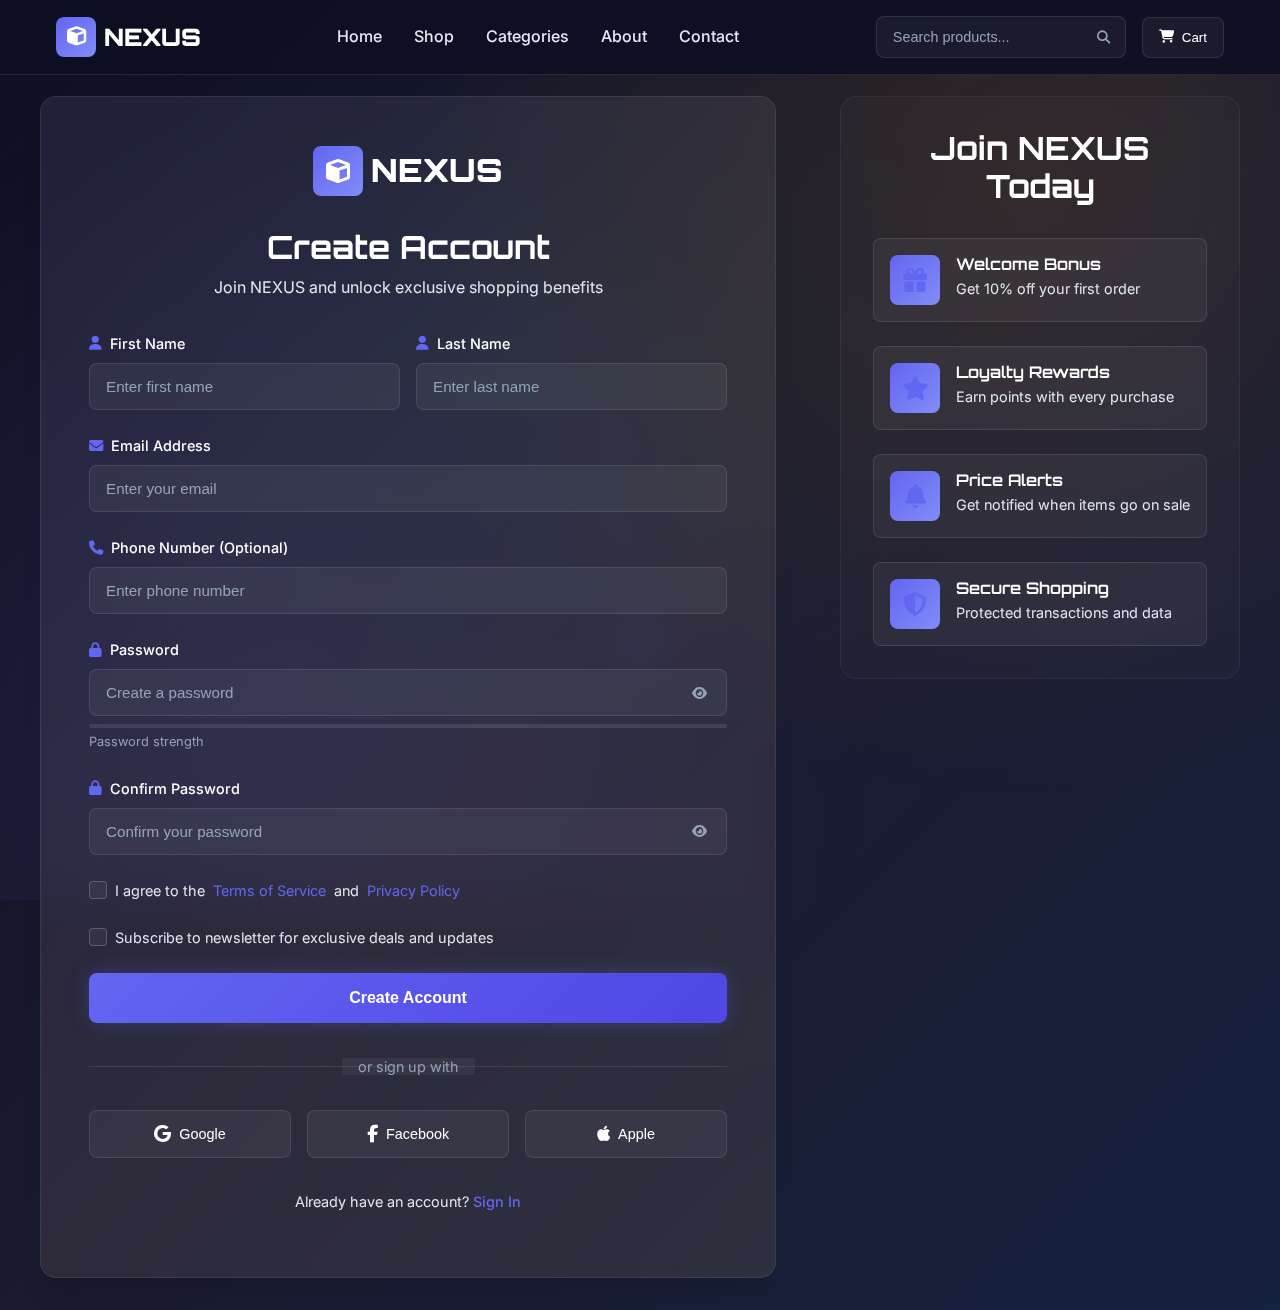
<file: register.html>
<!DOCTYPE html>
<html lang="en">
<head>
    <meta charset="UTF-8">
    <meta name="viewport" content="width=device-width, initial-scale=1.0">
    <title>Create Account - NEXUS STORE</title>
    <meta name="description" content="Create your NEXUS STORE account to access exclusive features and personalized shopping experience">
    
    <!-- Favicon -->
    <link rel="icon" href="data:image/svg+xml,<svg xmlns='http://www.w3.org/2000/svg' viewBox='0 0 100 100'><text y='.9em' font-size='90'>🛒</text></svg>">
    
    <!-- External Libraries -->
    <link href="https://cdnjs.cloudflare.com/ajax/libs/font-awesome/6.4.0/css/all.min.css" rel="stylesheet">
    <link href="https://fonts.googleapis.com/css2?family=Orbitron:wght@400;700;900&family=Inter:wght@300;400;500;600;700&display=swap" rel="stylesheet">
    
    <link rel="stylesheet" href="styles.css">
    <link rel="stylesheet" href="auth.css">
</head>
<body>
    <!-- Navigation -->
    <nav class="navbar" id="navbar">
        <div class="nav-container">
            <div class="nav-brand">
                <a href="index.html" class="brand-link">
                    <div class="brand-icon">
                        <i class="fas fa-cube"></i>
                    </div>
                    <span class="brand-text">NEXUS</span>
                </a>
            </div>
            
            <div class="nav-menu" id="nav-menu">
                <a href="index.html" class="nav-link">Home</a>
                <a href="shop.html" class="nav-link">Shop</a>
                <a href="index.html#categories" class="nav-link">Categories</a>
                <a href="about.html" class="nav-link">About</a>
                <a href="index.html#contact" class="nav-link">Contact</a>
            </div>
            
            <div class="nav-actions">
                <div class="search-container">
                    <input type="text" class="search-input" placeholder="Search products..." id="search-input">
                    <button class="search-btn"><i class="fas fa-search"></i></button>
                </div>
                <button class="nav-btn cart-btn" id="cart-btn">
                    <i class="fas fa-shopping-cart"></i>
                    <span class="btn-text">Cart</span>
                    <span class="cart-count" id="cart-count">0</span>
                </button>
                <button class="nav-toggle" id="nav-toggle">
                    <span></span>
                    <span></span>
                    <span></span>
                </button>
            </div>
        </div>
    </nav>

    <!-- Auth Container -->
    <div class="auth-container">
        <div class="auth-background">
            <div class="auth-particles"></div>
        </div>
        
        <div class="auth-content" data-aos="fade-up">
            <div class="auth-card">
                <div class="auth-header">
                    <div class="auth-logo">
                        <div class="brand-icon">
                            <i class="fas fa-cube"></i>
                        </div>
                        <span class="brand-text">NEXUS</span>
                    </div>
                    <h1 class="auth-title">Create Account</h1>
                    <p class="auth-subtitle">Join NEXUS and unlock exclusive shopping benefits</p>
                </div>

                <form class="auth-form" id="register-form">
                    <div class="form-row">
                        <div class="form-group">
                            <label for="firstName" class="form-label">
                                <i class="fas fa-user"></i>
                                First Name
                            </label>
                            <input 
                                type="text" 
                                id="firstName" 
                                name="firstName" 
                                class="form-input" 
                                placeholder="Enter first name"
                                required
                            >
                            <div class="form-error" id="firstName-error"></div>
                        </div>

                        <div class="form-group">
                            <label for="lastName" class="form-label">
                                <i class="fas fa-user"></i>
                                Last Name
                            </label>
                            <input 
                                type="text" 
                                id="lastName" 
                                name="lastName" 
                                class="form-input" 
                                placeholder="Enter last name"
                                required
                            >
                            <div class="form-error" id="lastName-error"></div>
                        </div>
                    </div>

                    <div class="form-group">
                        <label for="email" class="form-label">
                            <i class="fas fa-envelope"></i>
                            Email Address
                        </label>
                        <input 
                            type="email" 
                            id="email" 
                            name="email" 
                            class="form-input" 
                            placeholder="Enter your email"
                            required
                        >
                        <div class="form-error" id="email-error"></div>
                    </div>

                    <div class="form-group">
                        <label for="phone" class="form-label">
                            <i class="fas fa-phone"></i>
                            Phone Number (Optional)
                        </label>
                        <input 
                            type="tel" 
                            id="phone" 
                            name="phone" 
                            class="form-input" 
                            placeholder="Enter phone number"
                        >
                        <div class="form-error" id="phone-error"></div>
                    </div>

                    <div class="form-group">
                        <label for="password" class="form-label">
                            <i class="fas fa-lock"></i>
                            Password
                        </label>
                        <div class="password-input-container">
                            <input 
                                type="password" 
                                id="password" 
                                name="password" 
                                class="form-input" 
                                placeholder="Create a password"
                                required
                            >
                            <button type="button" class="password-toggle" id="password-toggle">
                                <i class="fas fa-eye"></i>
                            </button>
                        </div>
                        <div class="password-strength" id="password-strength">
                            <div class="strength-bar">
                                <div class="strength-fill"></div>
                            </div>
                            <div class="strength-text">Password strength</div>
                        </div>
                        <div class="form-error" id="password-error"></div>
                    </div>

                    <div class="form-group">
                        <label for="confirmPassword" class="form-label">
                            <i class="fas fa-lock"></i>
                            Confirm Password
                        </label>
                        <div class="password-input-container">
                            <input 
                                type="password" 
                                id="confirmPassword" 
                                name="confirmPassword" 
                                class="form-input" 
                                placeholder="Confirm your password"
                                required
                            >
                            <button type="button" class="password-toggle" id="confirm-password-toggle">
                                <i class="fas fa-eye"></i>
                            </button>
                        </div>
                        <div class="form-error" id="confirmPassword-error"></div>
                    </div>

                    <div class="form-group">
                        <label class="checkbox-container">
                            <input type="checkbox" id="terms" name="terms" required>
                            <span class="checkmark"></span>
                            I agree to the <a href="#" class="terms-link">Terms of Service</a> and <a href="#" class="terms-link">Privacy Policy</a>
                        </label>
                        <div class="form-error" id="terms-error"></div>
                    </div>

                    <div class="form-group">
                        <label class="checkbox-container">
                            <input type="checkbox" id="newsletter" name="newsletter">
                            <span class="checkmark"></span>
                            Subscribe to newsletter for exclusive deals and updates
                        </label>
                    </div>

                    <button type="submit" class="auth-btn primary" id="register-btn">
                        <span class="btn-text">Create Account</span>
                        <div class="btn-loader">
                            <div class="loader-ring"></div>
                        </div>
                    </button>

                    <div class="auth-divider">
                        <span>or sign up with</span>
                    </div>

                    <div class="social-auth">
                        <button type="button" class="social-btn google-btn" id="google-register">
                            <i class="fab fa-google"></i>
                            <span>Google</span>
                        </button>
                        <button type="button" class="social-btn facebook-btn" id="facebook-register">
                            <i class="fab fa-facebook-f"></i>
                            <span>Facebook</span>
                        </button>
                        <button type="button" class="social-btn apple-btn" id="apple-register">
                            <i class="fab fa-apple"></i>
                            <span>Apple</span>
                        </button>
                    </div>
                </form>

                <div class="auth-footer">
                    <p>Already have an account? <a href="login.html" class="auth-link">Sign In</a></p>
                </div>
            </div>

            <!-- Features Sidebar -->
            <div class="auth-features" data-aos="fade-left" data-aos-delay="300">
                <h3>Join NEXUS Today</h3>
                <div class="feature-list">
                    <div class="feature-item">
                        <div class="feature-icon">
                            <i class="fas fa-gift"></i>
                        </div>
                        <div class="feature-content">
                            <h4>Welcome Bonus</h4>
                            <p>Get 10% off your first order</p>
                        </div>
                    </div>
                    <div class="feature-item">
                        <div class="feature-icon">
                            <i class="fas fa-star"></i>
                        </div>
                        <div class="feature-content">
                            <h4>Loyalty Rewards</h4>
                            <p>Earn points with every purchase</p>
                        </div>
                    </div>
                    <div class="feature-item">
                        <div class="feature-icon">
                            <i class="fas fa-bell"></i>
                        </div>
                        <div class="feature-content">
                            <h4>Price Alerts</h4>
                            <p>Get notified when items go on sale</p>
                        </div>
                    </div>
                    <div class="feature-item">
                        <div class="feature-icon">
                            <i class="fas fa-shield-alt"></i>
                        </div>
                        <div class="feature-content">
                            <h4>Secure Shopping</h4>
                            <p>Protected transactions and data</p>
                        </div>
                    </div>
                </div>
            </div>
        </div>
    </div>

    <!-- Notification System -->
    <div class="notification-container" id="notification-container"></div>

    <!-- Scripts -->
    <script src="data.js"></script>
    <script src="cart.js"></script>
    <script src="auth.js"></script>
</body>
</html>
</file>
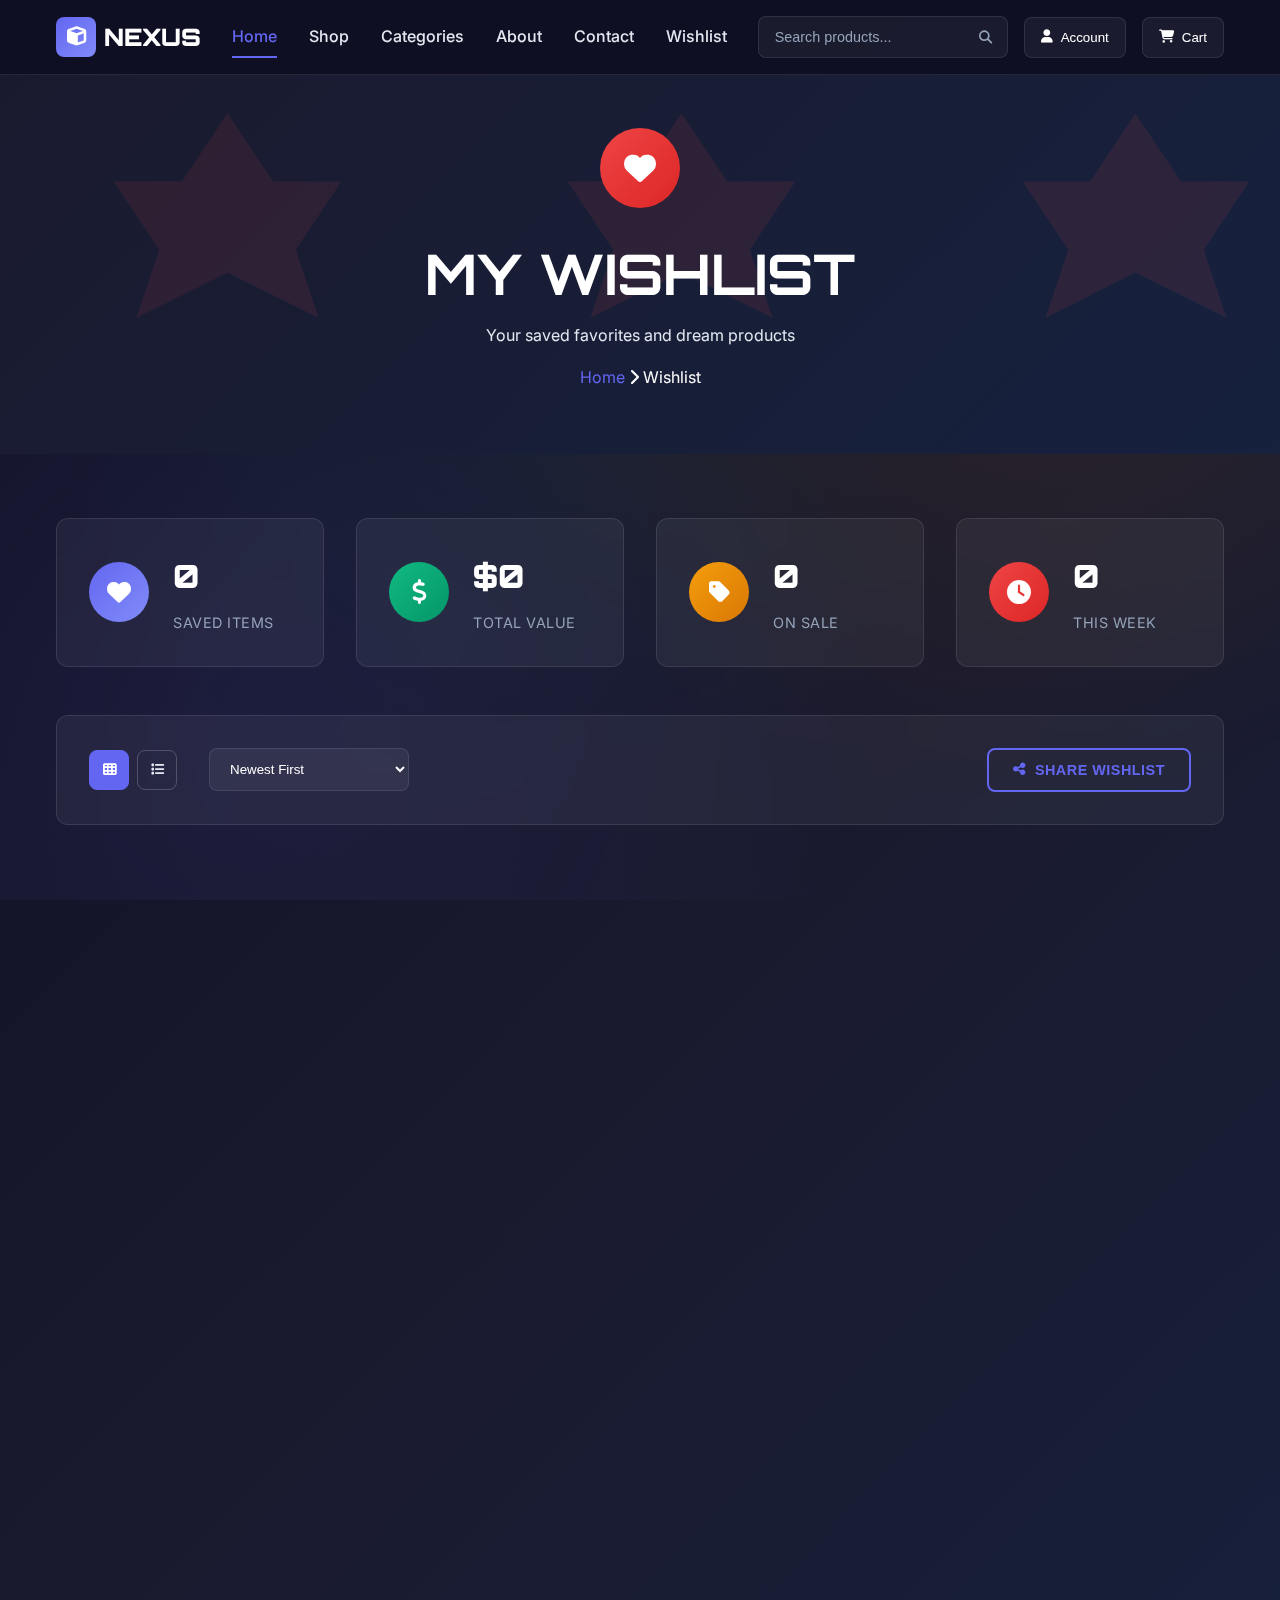
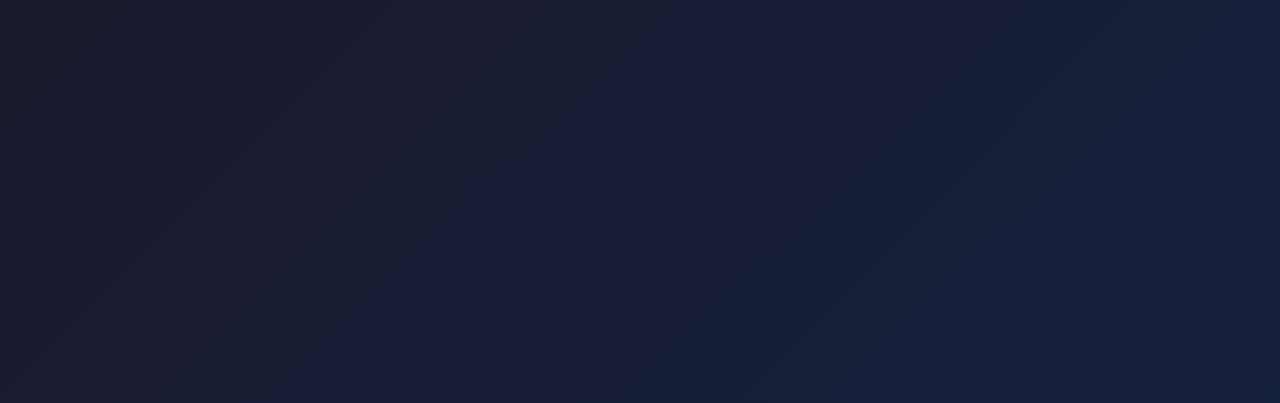
<file: wishlist.html>
<!DOCTYPE html>
<html lang="en">
<head>
    <meta charset="UTF-8">
    <meta name="viewport" content="width=device-width, initial-scale=1.0">
    <title>My Wishlist - NEXUS STORE</title>
    <meta name="description" content="Save and manage your favorite products in your personal wishlist">
    
    <!-- Favicon -->
    <link rel="icon" href="data:image/svg+xml,<svg xmlns='http://www.w3.org/2000/svg' viewBox='0 0 100 100'><text y='.9em' font-size='90'>🛒</text></svg>">
    
    <!-- External Libraries -->
    <script src="https://cdnjs.cloudflare.com/ajax/libs/gsap/3.12.2/gsap.min.js"></script>
    <script src="https://unpkg.com/aos@2.3.1/dist/aos.js"></script>
    <link href="https://unpkg.com/aos@2.3.1/dist/aos.css" rel="stylesheet">
    <link href="https://cdnjs.cloudflare.com/ajax/libs/font-awesome/6.4.0/css/all.min.css" rel="stylesheet">
    <link href="https://fonts.googleapis.com/css2?family=Orbitron:wght@400;700;900&family=Inter:wght@300;400;500;600;700&display=swap" rel="stylesheet">
    
    <link rel="stylesheet" href="styles.css">
    <link rel="stylesheet" href="wishlist.css">
</head>
<body>
    <!-- Navigation -->
    <nav class="navbar" id="navbar">
        <div class="nav-container">
            <div class="nav-brand">
                <a href="index.html" class="brand-link">
                    <div class="brand-icon">
                        <i class="fas fa-cube"></i>
                    </div>
                    <span class="brand-text">NEXUS</span>
                </a>
            </div>
            
            <div class="nav-menu" id="nav-menu">
                <a href="index.html" class="nav-link active">Home</a>
                <a href="shop.html" class="nav-link">Shop</a>
                <a href="#categories" class="nav-link">Categories</a>
                <a href="about.html" class="nav-link">About</a>
                <a href="contact.html" class="nav-link">Contact</a>
                <a href="wishlist.html" class="nav-link">Wishlist</a>
            </div>
            
            <div class="nav-actions">
                <div class="search-container">
                    <input type="text" class="search-input" placeholder="Search products..." id="search-input">
                    <button class="search-btn"><i class="fas fa-search"></i></button>
                </div>
                <button class="nav-btn" id="account-btn">
                    <i class="fas fa-user"></i>
                    <span class="btn-text">Account</span>
                </button>
                <button class="nav-btn cart-btn" id="cart-btn">
                    <i class="fas fa-shopping-cart"></i>
                    <span class="btn-text">Cart</span>
                    <span class="cart-count" id="cart-count">0</span>
                </button>
                <button class="nav-toggle" id="nav-toggle">
                    <span></span>
                    <span></span>
                    <span></span>
                </button>
            </div>
        </div>
    </nav>

    <!-- Wishlist Header -->
    <section class="wishlist-header">
        <div class="container">
            <div class="header-content" data-aos="fade-up">
                <div class="header-icon">
                    <i class="fas fa-heart"></i>
                </div>
                <h1 class="page-title">MY WISHLIST</h1>
                <p class="page-subtitle">Your saved favorites and dream products</p>
                <div class="breadcrumb">
                    <a href="index.html">Home</a>
                    <i class="fas fa-chevron-right"></i>
                    <span>Wishlist</span>
                </div>
            </div>
        </div>
    </section>

    <!-- Wishlist Content -->
    <section class="wishlist-content">
        <div class="container">
            <!-- Wishlist Stats -->
            <div class="wishlist-stats" data-aos="fade-up">
                <div class="stats-grid">
                    <div class="stat-card">
                        <div class="stat-icon">
                            <i class="fas fa-heart"></i>
                        </div>
                        <div class="stat-info">
                            <div class="stat-number" id="total-items">0</div>
                            <div class="stat-label">Saved Items</div>
                        </div>
                    </div>
                    <div class="stat-card">
                        <div class="stat-icon">
                            <i class="fas fa-dollar-sign"></i>
                        </div>
                        <div class="stat-info">
                            <div class="stat-number" id="total-value">$0</div>
                            <div class="stat-label">Total Value</div>
                        </div>
                    </div>
                    <div class="stat-card">
                        <div class="stat-icon">
                            <i class="fas fa-tag"></i>
                        </div>
                        <div class="stat-info">
                            <div class="stat-number" id="on-sale">0</div>
                            <div class="stat-label">On Sale</div>
                        </div>
                    </div>
                    <div class="stat-card">
                        <div class="stat-icon">
                            <i class="fas fa-clock"></i>
                        </div>
                        <div class="stat-info">
                            <div class="stat-number" id="recently-added">0</div>
                            <div class="stat-label">This Week</div>
                        </div>
                    </div>
                </div>
            </div>

            <!-- Wishlist Controls -->
            <div class="wishlist-controls" data-aos="fade-up" data-aos-delay="100">
                <div class="controls-left">
                    <div class="view-options">
                        <button class="view-btn active" data-view="grid" title="Grid View">
                            <i class="fas fa-th"></i>
                        </button>
                        <button class="view-btn" data-view="list" title="List View">
                            <i class="fas fa-list"></i>
                        </button>
                    </div>
                    <div class="sort-options">
                        <select class="sort-select" id="wishlist-sort">
                            <option value="newest">Newest First</option>
                            <option value="oldest">Oldest First</option>
                            <option value="price-low">Price: Low to High</option>
                            <option value="price-high">Price: High to Low</option>
                            <option value="name">Name A-Z</option>
                            <option value="availability">Available First</option>
                        </select>
                    </div>
                </div>
                <div class="controls-right">
                    <button class="btn btn-outline" id="share-wishlist-btn">
                        <i class="fas fa-share-alt"></i>
                        Share Wishlist
                    </button>
                    <button class="btn btn-secondary" id="add-all-to-cart-btn">
                        <i class="fas fa-shopping-cart"></i>
                        Add All to Cart
                    </button>
                    <button class="btn btn-outline" id="clear-wishlist-btn">
                        <i class="fas fa-trash"></i>
                        Clear All
                    </button>
                </div>
            </div>

            <!-- Wishlist Items -->
            <div class="wishlist-items" data-aos="fade-up" data-aos-delay="200">
                <div class="wishlist-grid" id="wishlist-grid">
                    <!-- Wishlist items will be loaded here -->
                </div>
            </div>

            <!-- Price Drop Alerts -->
            <div class="price-alerts-section" data-aos="fade-up" data-aos-delay="300">
                <div class="alerts-header">
                    <h3>Price Drop Alerts</h3>
                    <p>Get notified when your wishlist items go on sale</p>
                </div>
                <div class="alerts-content">
                    <div class="alert-setup">
                        <div class="alert-icon">
                            <i class="fas fa-bell"></i>
                        </div>
                        <div class="alert-text">
                            <h4>Never Miss a Deal</h4>
                            <p>We'll email you when items in your wishlist drop in price or go on sale</p>
                        </div>
                        <button class="btn btn-primary" id="setup-alerts-btn">
                            Setup Alerts
                        </button>
                    </div>
                </div>
            </div>
        </div>
    </section>

    <!-- Recommended Products -->
    <section class="recommended-section" id="recommended-section">
        <div class="container">
            <div class="section-header" data-aos="fade-up">
                <h2 class="section-title">YOU MIGHT ALSO LIKE</h2>
                <p class="section-subtitle">Based on your wishlist preferences</p>
            </div>
            <div class="products-grid" id="recommended-grid">
                <!-- Recommended products will be loaded here -->
            </div>
        </div>
    </section>

    <!-- Share Modal -->
    <div class="share-modal-overlay" id="share-modal-overlay">
        <div class="share-modal" id="share-modal">
            <div class="modal-header">
                <h3>Share Your Wishlist</h3>
                <button class="modal-close" id="share-modal-close">
                    <i class="fas fa-times"></i>
                </button>
            </div>
            <div class="modal-content">
                <div class="share-options">
                    <button class="share-option" data-platform="facebook">
                        <i class="fab fa-facebook"></i>
                        <span>Facebook</span>
                    </button>
                    <button class="share-option" data-platform="twitter">
                        <i class="fab fa-twitter"></i>
                        <span>Twitter</span>
                    </button>
                    <button class="share-option" data-platform="pinterest">
                        <i class="fab fa-pinterest"></i>
                        <span>Pinterest</span>
                    </button>
                    <button class="share-option" data-platform="email">
                        <i class="fas fa-envelope"></i>
                        <span>Email</span>
                    </button>
                </div>
                <div class="share-link">
                    <label>Share Link:</label>
                    <div class="link-input-group">
                        <input type="text" class="link-input" id="share-link-input" readonly>
                        <button class="btn btn-primary" id="copy-link-btn">
                            <i class="fas fa-copy"></i>
                            Copy
                        </button>
                    </div>
                </div>
            </div>
        </div>
    </div>

    <!-- Notification System -->
    <div class="notification-container" id="notification-container"></div>

    <!-- Scripts -->
    <script src="data.js"></script>
    <script src="cart.js"></script>
    <script src="wishlist.js"></script>
</body>
</html>
</file>
<file: styles.css>
/* NEXUS STORE - Main Styles */

/* CSS Custom Properties */
:root {
  /* Colors */
  --primary-color: #6366f1;
  --primary-dark: #4f46e5;
  --primary-light: #818cf8;
  --secondary-color: #f59e0b;
  --accent-color: #10b981;
  --danger-color: #ef4444;
  --warning-color: #f59e0b;
  --success-color: #10b981;

  /* Neutrals */
  --white: #ffffff;
  --black: #000000;
  --gray-50: #f9fafb;
  --gray-100: #f3f4f6;
  --gray-200: #e5e7eb;
  --gray-300: #d1d5db;
  --gray-400: #9ca3af;
  --gray-500: #6b7280;
  --gray-600: #4b5563;
  --gray-700: #374151;
  --gray-800: #1f2937;
  --gray-900: #111827;

  /* Background */
  --bg-primary: #0f0f23;
  --bg-secondary: #1a1a2e;
  --bg-tertiary: #16213e;
  --bg-card: rgba(255, 255, 255, 0.05);
  --bg-glass: rgba(255, 255, 255, 0.1);

  /* Text */
  --text-primary: #ffffff;
  --text-secondary: #e2e8f0;
  --text-muted: #94a3b8;

  /* Shadows */
  --shadow-sm: 0 1px 2px 0 rgba(0, 0, 0, 0.05);
  --shadow-md: 0 4px 6px -1px rgba(0, 0, 0, 0.1);
  --shadow-lg: 0 10px 15px -3px rgba(0, 0, 0, 0.1);
  --shadow-xl: 0 20px 25px -5px rgba(0, 0, 0, 0.1);
  --shadow-glow: 0 0 20px rgba(99, 102, 241, 0.3);

  /* Borders */
  --border-radius: 8px;
  --border-radius-lg: 12px;
  --border-radius-xl: 16px;

  /* Transitions */
  --transition-fast: 0.15s ease;
  --transition-normal: 0.3s ease;
  --transition-slow: 0.5s ease;

  /* Spacing */
  --container-padding: 1rem;
  --section-padding: 4rem 0;
}

/* Global Styles */
* {
  margin: 0;
  padding: 0;
  box-sizing: border-box;
}

html {
  scroll-behavior: smooth;
}

body {
  font-family: "Inter", -apple-system, BlinkMacSystemFont, "Segoe UI", Roboto, sans-serif;
  background: linear-gradient(135deg, var(--bg-primary) 0%, var(--bg-secondary) 50%, var(--bg-tertiary) 100%);
  color: var(--text-primary);
  line-height: 1.6;
  overflow-x: hidden;
  min-height: 100vh;
}

body::before {
  content: "";
  position: fixed;
  top: 0;
  left: 0;
  width: 100%;
  height: 100%;
  background: radial-gradient(circle at 20% 80%, rgba(99, 102, 241, 0.1) 0%, transparent 50%),
    radial-gradient(circle at 80% 20%, rgba(245, 158, 11, 0.1) 0%, transparent 50%),
    radial-gradient(circle at 40% 40%, rgba(16, 185, 129, 0.05) 0%, transparent 50%);
  pointer-events: none;
  z-index: -1;
}

/* Typography */
h1,
h2,
h3,
h4,
h5,
h6 {
  font-family: "Orbitron", monospace;
  font-weight: 700;
  line-height: 1.2;
  margin-bottom: 1rem;
}

h1 {
  font-size: clamp(2rem, 5vw, 3.5rem);
}
h2 {
  font-size: clamp(1.5rem, 4vw, 2.5rem);
}
h3 {
  font-size: clamp(1.25rem, 3vw, 2rem);
}
h4 {
  font-size: clamp(1.125rem, 2.5vw, 1.75rem);
}
h5 {
  font-size: clamp(1rem, 2vw, 1.5rem);
}
h6 {
  font-size: clamp(0.875rem, 1.5vw, 1.25rem);
}

p {
  margin-bottom: 1rem;
  color: var(--text-secondary);
}

a {
  color: var(--primary-color);
  text-decoration: none;
  transition: var(--transition-fast);
}

a:hover {
  color: var(--primary-light);
}

/* Container */
.container {
  max-width: 1200px;
  margin: 0 auto;
  padding: 0 var(--container-padding);
}

/* Loading Screen */
.loading-screen {
  position: fixed;
  top: 0;
  left: 0;
  width: 100%;
  height: 100%;
  background: var(--bg-primary);
  display: flex;
  align-items: center;
  justify-content: center;
  z-index: 10000;
  transition: opacity 0.5s ease, visibility 0.5s ease;
}

.loading-screen.hidden {
  opacity: 0;
  visibility: hidden;
}

.loader-container {
  text-align: center;
}

.nexus-loader {
  position: relative;
  width: 120px;
  height: 120px;
  margin: 0 auto 2rem;
}

.loader-ring {
  position: absolute;
  top: 0;
  left: 0;
  width: 100%;
  height: 100%;
  border: 3px solid transparent;
  border-radius: 50%;
  animation: spin 2s linear infinite;
}

.loader-ring:nth-child(1) {
  border-top-color: var(--primary-color);
  animation-delay: 0s;
}

.loader-ring:nth-child(2) {
  border-right-color: var(--secondary-color);
  animation-delay: 0.5s;
  transform: scale(0.8);
}

.loader-ring:nth-child(3) {
  border-bottom-color: var(--accent-color);
  animation-delay: 1s;
  transform: scale(0.6);
}

.loader-core {
  position: absolute;
  top: 50%;
  left: 50%;
  transform: translate(-50%, -50%);
  width: 40px;
  height: 40px;
  background: var(--primary-color);
  border-radius: 50%;
  display: flex;
  align-items: center;
  justify-content: center;
  color: var(--white);
  font-size: 1.2rem;
  animation: pulse 2s ease-in-out infinite;
}

.loading-text {
  color: var(--text-primary);
  font-family: "Orbitron", monospace;
  font-weight: 600;
  font-size: 1.1rem;
  letter-spacing: 2px;
}

.loading-progress {
  width: 200px;
  height: 4px;
  background: var(--gray-800);
  border-radius: 2px;
  margin: 1rem auto 0;
  overflow: hidden;
}

.progress-bar {
  width: 0%;
  height: 100%;
  background: linear-gradient(90deg, var(--primary-color), var(--secondary-color));
  border-radius: 2px;
  animation: progress 3s ease-in-out;
}

/* 3D Canvas */
#three-canvas {
  position: fixed;
  top: 0;
  left: 0;
  width: 100%;
  height: 100%;
  z-index: -1;
  pointer-events: none;
}

/* Navigation */
.navbar {
  position: fixed;
  top: 0;
  left: 0;
  width: 100%;
  background: rgba(15, 15, 35, 0.95);
  backdrop-filter: blur(20px);
  border-bottom: 1px solid rgba(255, 255, 255, 0.1);
  z-index: 1000;
  transition: var(--transition-normal);
}

.navbar.scrolled {
  background: rgba(15, 15, 35, 0.98);
  box-shadow: var(--shadow-lg);
}

.nav-container {
  display: flex;
  align-items: center;
  justify-content: space-between;
  padding: 1rem var(--container-padding);
  max-width: 1200px;
  margin: 0 auto;
}

.nav-brand {
  display: flex;
  align-items: center;
}

.brand-link {
  display: flex;
  align-items: center;
  gap: 0.5rem;
  color: var(--text-primary);
  font-family: "Orbitron", monospace;
  font-weight: 900;
  font-size: 1.5rem;
  text-decoration: none;
  transition: var(--transition-fast);
}

.brand-link:hover {
  color: var(--primary-color);
  transform: scale(1.05);
}

.brand-icon {
  width: 40px;
  height: 40px;
  background: linear-gradient(135deg, var(--primary-color), var(--primary-light));
  border-radius: var(--border-radius);
  display: flex;
  align-items: center;
  justify-content: center;
  color: var(--white);
  font-size: 1.2rem;
  animation: float 3s ease-in-out infinite;
}

.nav-menu {
  display: flex;
  align-items: center;
  gap: 2rem;
}

.nav-link {
  color: var(--text-secondary);
  font-weight: 500;
  text-decoration: none;
  position: relative;
  transition: var(--transition-fast);
  padding: 0.5rem 0;
}

.nav-link:hover,
.nav-link.active {
  color: var(--primary-color);
}

.nav-link::after {
  content: "";
  position: absolute;
  bottom: 0;
  left: 0;
  width: 0;
  height: 2px;
  background: var(--primary-color);
  transition: var(--transition-fast);
}

.nav-link:hover::after,
.nav-link.active::after {
  width: 100%;
}

.nav-actions {
  display: flex;
  align-items: center;
  gap: 1rem;
}

.search-container {
  position: relative;
  display: flex;
  align-items: center;
}

.search-input {
  width: 250px;
  padding: 0.75rem 1rem;
  background: var(--bg-card);
  border: 1px solid rgba(255, 255, 255, 0.1);
  border-radius: var(--border-radius);
  color: var(--text-primary);
  font-size: 0.9rem;
  transition: var(--transition-fast);
}

.search-input:focus {
  outline: none;
  border-color: var(--primary-color);
  box-shadow: 0 0 0 3px rgba(99, 102, 241, 0.1);
}

.search-input::placeholder {
  color: var(--text-muted);
}

.search-btn {
  position: absolute;
  right: 0.5rem;
  background: none;
  border: none;
  color: var(--text-muted);
  cursor: pointer;
  padding: 0.5rem;
  border-radius: var(--border-radius);
  transition: var(--transition-fast);
}

.search-btn:hover {
  color: var(--primary-color);
  background: rgba(99, 102, 241, 0.1);
}

.nav-btn {
  display: flex;
  align-items: center;
  gap: 0.5rem;
  padding: 0.75rem 1rem;
  background: var(--bg-card);
  border: 1px solid rgba(255, 255, 255, 0.1);
  border-radius: var(--border-radius);
  color: var(--text-primary);
  cursor: pointer;
  transition: var(--transition-fast);
  position: relative;
}

.nav-btn:hover {
  background: var(--bg-glass);
  border-color: var(--primary-color);
  transform: translateY(-2px);
}

.cart-btn {
  position: relative;
}

.cart-count {
  position: absolute;
  top: -8px;
  right: -8px;
  background: var(--danger-color);
  color: var(--white);
  font-size: 0.75rem;
  font-weight: 600;
  padding: 0.25rem 0.5rem;
  border-radius: 50px;
  min-width: 20px;
  text-align: center;
  animation: bounce 0.5s ease;
}

.nav-toggle {
  display: none;
  flex-direction: column;
  gap: 4px;
  background: none;
  border: none;
  cursor: pointer;
  padding: 0.5rem;
}

.nav-toggle span {
  width: 25px;
  height: 3px;
  background: var(--text-primary);
  border-radius: 2px;
  transition: var(--transition-fast);
}

/* Buttons */
.btn {
  display: inline-flex;
  align-items: center;
  gap: 0.5rem;
  padding: 0.75rem 1.5rem;
  border: none;
  border-radius: var(--border-radius);
  font-weight: 600;
  text-decoration: none;
  cursor: pointer;
  transition: var(--transition-fast);
  position: relative;
  overflow: hidden;
  font-size: 0.9rem;
  text-transform: uppercase;
  letter-spacing: 0.5px;
}

.btn::before {
  content: "";
  position: absolute;
  top: 0;
  left: -100%;
  width: 100%;
  height: 100%;
  background: linear-gradient(90deg, transparent, rgba(255, 255, 255, 0.2), transparent);
  transition: var(--transition-normal);
}

.btn:hover::before {
  left: 100%;
}

.btn-primary {
  background: linear-gradient(135deg, var(--primary-color), var(--primary-dark));
  color: var(--white);
  box-shadow: var(--shadow-glow);
}

.btn-primary:hover {
  background: linear-gradient(135deg, var(--primary-light), var(--primary-color));
  transform: translateY(-2px);
  box-shadow: 0 0 30px rgba(99, 102, 241, 0.4);
}

.btn-secondary {
  background: linear-gradient(135deg, var(--secondary-color), #d97706);
  color: var(--white);
}

.btn-secondary:hover {
  background: linear-gradient(135deg, #fbbf24, var(--secondary-color));
  transform: translateY(-2px);
}

.btn-outline {
  background: transparent;
  color: var(--primary-color);
  border: 2px solid var(--primary-color);
}

.btn-outline:hover {
  background: var(--primary-color);
  color: var(--white);
  transform: translateY(-2px);
}

.btn-large {
  padding: 1rem 2rem;
  font-size: 1rem;
}

/* Hero Section */
.hero {
  min-height: 100vh;
  display: flex;
  flex-direction: column;
  justify-content: center;
  align-items: center;
  position: relative;
  padding: 6rem var(--container-padding) 4rem;
  text-align: center;
}

.hero-background {
  position: absolute;
  top: 0;
  left: 0;
  width: 100%;
  height: 100%;
  overflow: hidden;
  z-index: -1;
}

.hero-particles {
  position: absolute;
  width: 100%;
  height: 100%;
  background: url('data:image/svg+xml,<svg xmlns="http://www.w3.org/2000/svg" viewBox="0 0 100 100"><circle cx="50" cy="50" r="1" fill="%236366f1" opacity="0.3"/></svg>')
    repeat;
  animation: float 20s ease-in-out infinite;
}

.hero-content {
  max-width: 1200px;
  margin: 0 auto;
  display: grid;
  grid-template-columns: 1fr 1fr;
  gap: 4rem;
  align-items: center;
  width: 100%;
}

.hero-text {
  text-align: left;
}

.hero-title {
  margin-bottom: 2rem;
}

.title-line {
  display: block;
  font-size: 1.2rem;
  color: var(--text-muted);
  font-weight: 400;
  margin-bottom: 0.5rem;
}

.title-main {
  display: block;
  font-size: clamp(3rem, 8vw, 5rem);
  background: linear-gradient(135deg, var(--primary-color), var(--secondary-color));
  -webkit-background-clip: text;
  -webkit-text-fill-color: transparent;
  background-clip: text;
  animation: glow 3s ease-in-out infinite alternate;
}

.title-sub {
  display: block;
  font-size: 1.5rem;
  color: var(--accent-color);
  font-weight: 600;
}

.hero-description {
  font-size: 1.2rem;
  color: var(--text-secondary);
  margin-bottom: 2rem;
  line-height: 1.8;
}

.hero-actions {
  display: flex;
  gap: 1rem;
  flex-wrap: wrap;
}

.hero-visual {
  display: flex;
  flex-direction: column;
  align-items: center;
  gap: 2rem;
}

.product-showcase {
  position: relative;
  width: 400px;
  height: 400px;
  border-radius: var(--border-radius-xl);
  overflow: hidden;
  background: var(--bg-card);
  backdrop-filter: blur(20px);
  border: 1px solid rgba(255, 255, 255, 0.1);
}

.showcase-item {
  position: absolute;
  top: 0;
  left: 0;
  width: 100%;
  height: 100%;
  display: flex;
  flex-direction: column;
  align-items: center;
  justify-content: center;
  opacity: 0;
  transform: scale(0.8);
  transition: var(--transition-slow);
}

.showcase-item.active {
  opacity: 1;
  transform: scale(1);
}

.showcase-item img {
  width: 400px;
  height: 400px;
  object-fit: cover;
  border-radius: var(--border-radius);
  margin-bottom: 1rem;
}

.item-info h3 {
  color: var(--text-primary);
  margin-bottom: 0.5rem;
}

.item-info p {
  color: var(--primary-color);
  font-weight: 600;
  font-size: 1.2rem;
}

.showcase-controls {
  display: flex;
  gap: 0.5rem;
}

.control-btn {
  width: 12px;
  height: 12px;
  border-radius: 50%;
  border: none;
  background: var(--gray-600);
  cursor: pointer;
  transition: var(--transition-fast);
}

.control-btn.active,
.control-btn:hover {
  background: var(--primary-color);
  transform: scale(1.2);
}

.hero-stats {
  display: grid;
  grid-template-columns: repeat(4, 1fr);
  gap: 2rem;
  margin-top: 4rem;
  width: 100%;
  max-width: 800px;
}

.stat-item {
  text-align: center;
  padding: 2rem 1rem;
  background: var(--bg-card);
  backdrop-filter: blur(20px);
  border: 1px solid rgba(255, 255, 255, 0.1);
  border-radius: var(--border-radius-lg);
  transition: var(--transition-fast);
}

.stat-item:hover {
  transform: translateY(-5px);
  border-color: var(--primary-color);
}

.stat-number {
  font-size: 2.5rem;
  font-weight: 900;
  color: var(--primary-color);
  font-family: "Orbitron", monospace;
  margin-bottom: 0.5rem;
}

.stat-label {
  color: var(--text-muted);
  font-size: 0.9rem;
  text-transform: uppercase;
  letter-spacing: 1px;
}

/* Categories Section */
.categories {
  padding: var(--section-padding);
}

.section-header {
  text-align: center;
  margin-bottom: 4rem;
}

.section-title {
  font-family: "Orbitron", monospace;
  font-weight: 900;
  background: linear-gradient(135deg, var(--primary-color), var(--secondary-color));
  -webkit-background-clip: text;
  -webkit-text-fill-color: transparent;
  background-clip: text;
  margin-bottom: 1rem;
}

.section-subtitle {
  color: var(--text-secondary);
  font-size: 1.1rem;
}

.categories-grid {
  display: grid;
  grid-template-columns: repeat(auto-fit, minmax(300px, 1fr));
  gap: 2rem;
}

.category-card {
  position: relative;
  padding: 3rem 2rem;
  background: var(--bg-card);
  backdrop-filter: blur(20px);
  border: 1px solid rgba(255, 255, 255, 0.1);
  border-radius: var(--border-radius-xl);
  text-align: center;
  cursor: pointer;
  transition: var(--transition-normal);
  overflow: hidden;
}

.category-card::before {
  content: "";
  position: absolute;
  top: 0;
  left: 0;
  width: 100%;
  height: 100%;
  background: linear-gradient(135deg, var(--primary-color), var(--secondary-color));
  opacity: 0;
  transition: var(--transition-normal);
  z-index: -1;
}

.category-card:hover::before {
  opacity: 0.1;
}

.category-card:hover {
  transform: translateY(-10px);
  border-color: var(--primary-color);
  box-shadow: var(--shadow-glow);
}

.card-background {
  position: absolute;
  top: 0;
  left: 0;
  width: 100%;
  height: 100%;
  background: radial-gradient(circle at center, rgba(99, 102, 241, 0.1), transparent);
  opacity: 0;
  transition: var(--transition-normal);
}

.category-card:hover .card-background {
  opacity: 1;
}

.card-content {
  position: relative;
  z-index: 2;
}

.card-icon {
  width: 80px;
  height: 80px;
  background: linear-gradient(135deg, var(--primary-color), var(--primary-light));
  border-radius: 50%;
  display: flex;
  align-items: center;
  justify-content: center;
  margin: 0 auto 2rem;
  font-size: 2rem;
  color: var(--white);
  transition: var(--transition-normal);
}

.category-card:hover .card-icon {
  transform: scale(1.1) rotate(5deg);
}

.card-title {
  color: var(--text-primary);
  margin-bottom: 1rem;
  font-size: 1.5rem;
}

.card-description {
  color: var(--text-secondary);
  margin-bottom: 1.5rem;
}

.card-stats {
  color: var(--primary-color);
  font-weight: 600;
  font-size: 0.9rem;
}

.card-hover-effect {
  position: absolute;
  top: 50%;
  left: 50%;
  width: 0;
  height: 0;
  background: radial-gradient(circle, var(--primary-color), transparent);
  border-radius: 50%;
  transform: translate(-50%, -50%);
  transition: var(--transition-slow);
  opacity: 0.2;
  z-index: 1;
}

.category-card:hover .card-hover-effect {
  width: 200%;
  height: 200%;
}

/* Featured Products */
.featured-products {
  padding: var(--section-padding);
  background: rgba(255, 255, 255, 0.02);
}

.products-grid {
  display: grid;
  grid-template-columns: repeat(auto-fill, minmax(280px, 1fr));
  gap: 2rem;
  margin-bottom: 3rem;
}

.product-card {
  background: var(--bg-card);
  backdrop-filter: blur(20px);
  border: 1px solid rgba(255, 255, 255, 0.1);
  border-radius: var(--border-radius-lg);
  overflow: hidden;
  transition: var(--transition-normal);
  cursor: pointer;
  position: relative;
}

.product-card:hover {
  transform: translateY(-10px);
  border-color: var(--primary-color);
  box-shadow: var(--shadow-glow);
}

.product-image {
  position: relative;
  width: 100%;
  height: 250px;
  overflow: hidden;
}

.product-image img {
  width: 100%;
  height: 100%;
  object-fit: cover;
  transition: var(--transition-normal);
}

.product-card:hover .product-image img {
  transform: scale(1.1);
}

.product-badge {
  position: absolute;
  top: 1rem;
  left: 1rem;
  background: var(--danger-color);
  color: var(--white);
  padding: 0.25rem 0.75rem;
  border-radius: 50px;
  font-size: 0.75rem;
  font-weight: 600;
  text-transform: uppercase;
}

.product-badge.new {
  background: var(--accent-color);
}

.product-badge.sale {
  background: var(--secondary-color);
}

.product-actions {
  position: absolute;
  top: 1rem;
  right: 1rem;
  display: flex;
  flex-direction: column;
  gap: 0.5rem;
  opacity: 0;
  transform: translateX(20px);
  transition: var(--transition-normal);
}

.product-card:hover .product-actions {
  opacity: 1;
  transform: translateX(0);
}

.action-btn {
  width: 40px;
  height: 40px;
  background: var(--white);
  border: none;
  border-radius: 50%;
  display: flex;
  align-items: center;
  justify-content: center;
  cursor: pointer;
  transition: var(--transition-fast);
  color: var(--gray-700);
}

.action-btn:hover {
  background: var(--primary-color);
  color: var(--white);
  transform: scale(1.1);
}

.product-info {
  padding: 1.5rem;
}

.product-category {
  color: var(--text-muted);
  font-size: 0.8rem;
  text-transform: uppercase;
  letter-spacing: 1px;
  margin-bottom: 0.5rem;
}

.product-title {
  color: var(--text-primary);
  font-size: 1.1rem;
  font-weight: 600;
  margin-bottom: 0.5rem;
  line-height: 1.4;
}

.product-rating {
  display: flex;
  align-items: center;
  gap: 0.5rem;
  margin-bottom: 1rem;
}

.stars {
  display: flex;
  gap: 0.25rem;
}

.stars i {
  color: var(--secondary-color);
  font-size: 0.9rem;
}

.rating-text {
  color: var(--text-muted);
  font-size: 0.8rem;
}

.product-price {
  display: flex;
  align-items: center;
  gap: 0.5rem;
  margin-bottom: 1rem;
}

.price-current {
  color: var(--primary-color);
  font-weight: 700;
  font-size: 1.2rem;
}

.price-original {
  color: var(--text-muted);
  text-decoration: line-through;
  font-size: 0.9rem;
}

.price-discount {
  background: var(--danger-color);
  color: var(--white);
  padding: 0.25rem 0.5rem;
  border-radius: 4px;
  font-size: 0.75rem;
  font-weight: 600;
}

.add-to-cart-btn {
  width: 100%;
  padding: 0.75rem;
  background: var(--primary-color);
  color: var(--white);
  border: none;
  border-radius: var(--border-radius);
  font-weight: 600;
  cursor: pointer;
  transition: var(--transition-fast);
  display: flex;
  align-items: center;
  justify-content: center;
  gap: 0.5rem;
}

.add-to-cart-btn:hover {
  background: var(--primary-dark);
  transform: translateY(-2px);
}

.section-footer {
  text-align: center;
}

/* 3D Product Showcase */
.product-3d-showcase {
  padding: var(--section-padding);
}

.showcase-content {
  display: grid;
  grid-template-columns: 1fr 1fr;
  gap: 4rem;
  align-items: center;
}

.showcase-text {
  max-width: 500px;
}

.showcase-title {
  font-family: "Orbitron", monospace;
  font-weight: 900;
  margin-bottom: 2rem;
  background: linear-gradient(135deg, var(--primary-color), var(--accent-color));
  -webkit-background-clip: text;
  -webkit-text-fill-color: transparent;
  background-clip: text;
}

.showcase-description {
  color: var(--text-secondary);
  font-size: 1.1rem;
  line-height: 1.8;
  margin-bottom: 2rem;
}

.showcase-features {
  display: flex;
  flex-direction: column;
  gap: 1rem;
  margin-bottom: 2rem;
}

.feature-item {
  display: flex;
  align-items: center;
  gap: 1rem;
  padding: 1rem;
  background: var(--bg-card);
  border-radius: var(--border-radius);
  border: 1px solid rgba(255, 255, 255, 0.1);
  transition: var(--transition-fast);
}

.feature-item:hover {
  border-color: var(--primary-color);
  transform: translateX(10px);
}

.feature-item i {
  color: var(--primary-color);
  font-size: 1.5rem;
}

.feature-item span {
  color: var(--text-primary);
  font-weight: 500;
}

.showcase-3d {
  display: flex;
  flex-direction: column;
  align-items: center;
  gap: 2rem;
}

.product-3d-container {
  width: 400px;
  height: 400px;
  background: var(--bg-card);
  border: 1px solid rgba(255, 255, 255, 0.1);
  border-radius: var(--border-radius-xl);
  display: flex;
  align-items: center;
  justify-content: center;
  position: relative;
  overflow: hidden;
}

.showcase-controls-3d {
  display: flex;
  gap: 1rem;
}

.control-3d-btn {
  display: flex;
  flex-direction: column;
  align-items: center;
  gap: 0.5rem;
  padding: 1rem;
  background: var(--bg-card);
  border: 1px solid rgba(255, 255, 255, 0.1);
  border-radius: var(--border-radius);
  color: var(--text-primary);
  cursor: pointer;
  transition: var(--transition-fast);
}

.control-3d-btn:hover {
  background: var(--primary-color);
  color: var(--white);
  transform: translateY(-2px);
}

.control-3d-btn i {
  font-size: 1.2rem;
}

.control-3d-btn span {
  font-size: 0.8rem;
  font-weight: 500;
}

/* Newsletter */
.newsletter {
  padding: var(--section-padding);
  background: linear-gradient(135deg, var(--primary-color), var(--primary-dark));
  position: relative;
  overflow: hidden;
}

.newsletter::before {
  content: "";
  position: absolute;
  top: 0;
  left: 0;
  width: 100%;
  height: 100%;
  background: url('data:image/svg+xml,<svg xmlns="http://www.w3.org/2000/svg" viewBox="0 0 100 100"><circle cx="50" cy="50" r="2" fill="white" opacity="0.1"/></svg>')
    repeat;
  animation: float 30s linear infinite;
}

.newsletter-content {
  display: grid;
  grid-template-columns: 1fr 1fr;
  gap: 4rem;
  align-items: center;
  position: relative;
  z-index: 2;
}

.newsletter-title {
  color: var(--white);
  font-family: "Orbitron", monospace;
  font-weight: 900;
  margin-bottom: 1rem;
}

.newsletter-description {
  color: rgba(255, 255, 255, 0.9);
  font-size: 1.1rem;
  line-height: 1.8;
}

.form-container {
  background: rgba(255, 255, 255, 0.1);
  backdrop-filter: blur(20px);
  padding: 2rem;
  border-radius: var(--border-radius-xl);
  border: 1px solid rgba(255, 255, 255, 0.2);
}

.input-group {
  display: flex;
  gap: 1rem;
  margin-bottom: 1.5rem;
}

.newsletter-input {
  flex: 1;
  padding: 1rem;
  background: rgba(255, 255, 255, 0.1);
  border: 1px solid rgba(255, 255, 255, 0.2);
  border-radius: var(--border-radius);
  color: var(--white);
  font-size: 1rem;
  transition: var(--transition-fast);
}

.newsletter-input:focus {
  outline: none;
  border-color: rgba(255, 255, 255, 0.5);
  background: rgba(255, 255, 255, 0.15);
}

.newsletter-input::placeholder {
  color: rgba(255, 255, 255, 0.7);
}

.newsletter-btn {
  padding: 1rem 2rem;
  background: var(--white);
  color: var(--primary-color);
  border: none;
  border-radius: var(--border-radius);
  font-weight: 600;
  cursor: pointer;
  transition: var(--transition-fast);
  display: flex;
  align-items: center;
  gap: 0.5rem;
  white-space: nowrap;
}

.newsletter-btn:hover {
  background: var(--gray-100);
  transform: translateY(-2px);
}

.form-benefits {
  display: flex;
  gap: 2rem;
}

.benefit-item {
  display: flex;
  align-items: center;
  gap: 0.5rem;
  color: rgba(255, 255, 255, 0.9);
  font-size: 0.9rem;
}

.benefit-item i {
  color: var(--accent-color);
}

/* Footer */
.footer {
  background: var(--bg-secondary);
  padding: 4rem 0 2rem;
  border-top: 1px solid rgba(255, 255, 255, 0.1);
}

.footer-content {
  display: grid;
  grid-template-columns: 2fr 1fr 1fr 1fr;
  gap: 3rem;
  margin-bottom: 3rem;
}

.footer-section h3 {
  color: var(--text-primary);
  font-family: "Orbitron", monospace;
  font-weight: 700;
  margin-bottom: 1.5rem;
  font-size: 1rem;
}

.footer-brand {
  display: flex;
  align-items: center;
  gap: 0.5rem;
  margin-bottom: 1.5rem;
}

.footer-description {
  color: var(--text-secondary);
  line-height: 1.8;
  margin-bottom: 2rem;
}

.social-links {
  display: flex;
  gap: 1rem;
}

.social-link {
  width: 40px;
  height: 40px;
  background: var(--bg-card);
  border: 1px solid rgba(255, 255, 255, 0.1);
  border-radius: 50%;
  display: flex;
  align-items: center;
  justify-content: center;
  color: var(--text-secondary);
  transition: var(--transition-fast);
}

.social-link:hover {
  background: var(--primary-color);
  color: var(--white);
  transform: translateY(-2px);
}

.footer-links {
  list-style: none;
}

.footer-links li {
  margin-bottom: 0.75rem;
}

.footer-links a {
  color: var(--text-secondary);
  transition: var(--transition-fast);
}

.footer-links a:hover {
  color: var(--primary-color);
  padding-left: 0.5rem;
}

.footer-bottom {
  padding-top: 2rem;
  border-top: 1px solid rgba(255, 255, 255, 0.1);
}

.footer-bottom-content {
  display: flex;
  justify-content: space-between;
  align-items: center;
}

.copyright {
  color: var(--text-muted);
  font-size: 0.9rem;
}

.footer-bottom-links {
  display: flex;
  gap: 2rem;
}

.footer-bottom-links a {
  color: var(--text-muted);
  font-size: 0.9rem;
  transition: var(--transition-fast);
}

.footer-bottom-links a:hover {
  color: var(--primary-color);
}

/* Cart Sidebar */
.cart-sidebar {
  position: fixed;
  top: 0;
  right: -400px;
  width: 400px;
  height: 100vh;
  background: var(--bg-secondary);
  backdrop-filter: blur(20px);
  border-left: 1px solid rgba(255, 255, 255, 0.1);
  z-index: 2000;
  transition: var(--transition-normal);
  display: flex;
  flex-direction: column;
}

.cart-sidebar.open {
  right: 0;
}

.cart-header {
  display: flex;
  justify-content: space-between;
  align-items: center;
  padding: 2rem;
  border-bottom: 1px solid rgba(255, 255, 255, 0.1);
}

.cart-header h3 {
  color: var(--text-primary);
  font-family: "Orbitron", monospace;
  margin: 0;
}

.cart-close {
  background: none;
  border: none;
  color: var(--text-secondary);
  font-size: 1.5rem;
  cursor: pointer;
  padding: 0.5rem;
  border-radius: 50%;
  transition: var(--transition-fast);
}

.cart-close:hover {
  background: var(--bg-card);
  color: var(--text-primary);
}

.cart-content {
  flex: 1;
  padding: 2rem;
  overflow-y: auto;
}

.cart-empty {
  text-align: center;
  padding: 4rem 2rem;
  color: var(--text-muted);
}

.cart-empty i {
  font-size: 4rem;
  margin-bottom: 2rem;
  color: var(--primary-color);
}

.cart-empty p {
  font-size: 1.1rem;
  margin-bottom: 2rem;
}

.cart-item {
  display: flex;
  gap: 1rem;
  padding: 1rem 0;
  border-bottom: 1px solid rgba(255, 255, 255, 0.1);
}

.cart-item:last-child {
  border-bottom: none;
}

.item-image {
  width: 80px;
  height: 80px;
  border-radius: var(--border-radius);
  overflow: hidden;
}

.item-image img {
  width: 100%;
  height: 100%;
  object-fit: cover;
}

.item-details {
  flex: 1;
}

.item-title {
  color: var(--text-primary);
  font-weight: 600;
  margin-bottom: 0.5rem;
  font-size: 0.9rem;
}

.item-price {
  color: var(--primary-color);
  font-weight: 600;
  margin-bottom: 0.5rem;
}

.item-quantity {
  display: flex;
  align-items: center;
  gap: 0.5rem;
}

.qty-btn {
  width: 30px;
  height: 30px;
  background: var(--bg-card);
  border: 1px solid rgba(255, 255, 255, 0.1);
  border-radius: 4px;
  color: var(--text-primary);
  cursor: pointer;
  transition: var(--transition-fast);
  display: flex;
  align-items: center;
  justify-content: center;
}

.qty-btn:hover {
  background: var(--primary-color);
  color: var(--white);
}

.qty-input {
  width: 50px;
  padding: 0.25rem;
  background: var(--bg-card);
  border: 1px solid rgba(255, 255, 255, 0.1);
  border-radius: 4px;
  color: var(--text-primary);
  text-align: center;
  font-size: 0.9rem;
}

.item-remove {
  background: none;
  border: none;
  color: var(--danger-color);
  cursor: pointer;
  padding: 0.5rem;
  border-radius: 4px;
  transition: var(--transition-fast);
}

.item-remove:hover {
  background: rgba(239, 68, 68, 0.1);
}

.cart-footer {
  padding: 2rem;
  border-top: 1px solid rgba(255, 255, 255, 0.1);
}

.cart-total {
  margin-bottom: 2rem;
}

.total-row {
  display: flex;
  justify-content: space-between;
  margin-bottom: 0.5rem;
  color: var(--text-secondary);
}

.total-final {
  font-weight: 700;
  font-size: 1.1rem;
  color: var(--text-primary);
  padding-top: 0.5rem;
  border-top: 1px solid rgba(255, 255, 255, 0.1);
}

.cart-actions {
  display: flex;
  flex-direction: column;
  gap: 1rem;
}

.cart-overlay {
  position: fixed;
  top: 0;
  left: 0;
  width: 100%;
  height: 100%;
  background: rgba(0, 0, 0, 0.5);
  backdrop-filter: blur(5px);
  z-index: 1500;
  opacity: 0;
  visibility: hidden;
  transition: var(--transition-normal);
}

.cart-overlay.active {
  opacity: 1;
  visibility: visible;
}

/* Notifications */
.notification-container {
  position: fixed;
  top: 100px;
  right: 2rem;
  z-index: 3000;
  display: flex;
  flex-direction: column;
  gap: 1rem;
}

.notification {
  background: var(--bg-secondary);
  backdrop-filter: blur(20px);
  border: 1px solid rgba(255, 255, 255, 0.1);
  border-radius: var(--border-radius);
  padding: 1rem 1.5rem;
  color: var(--text-primary);
  box-shadow: var(--shadow-lg);
  transform: translateX(100%);
  transition: var(--transition-normal);
  max-width: 350px;
}

.notification.show {
  transform: translateX(0);
}

.notification.success {
  border-left: 4px solid var(--success-color);
}

.notification.error {
  border-left: 4px solid var(--danger-color);
}

.notification.warning {
  border-left: 4px solid var(--warning-color);
}

.notification-content {
  display: flex;
  align-items: center;
  gap: 1rem;
}

.notification-icon {
  font-size: 1.2rem;
}

.notification.success .notification-icon {
  color: var(--success-color);
}

.notification.error .notification-icon {
  color: var(--danger-color);
}

.notification.warning .notification-icon {
  color: var(--warning-color);
}

.notification-text {
  flex: 1;
}

.notification-title {
  font-weight: 600;
  margin-bottom: 0.25rem;
  font-size: 0.9rem;
}

.notification-message {
  color: var(--text-secondary);
  font-size: 0.8rem;
}

/* Animations */
@keyframes spin {
  0% {
    transform: rotate(0deg);
  }
  100% {
    transform: rotate(360deg);
  }
}

@keyframes pulse {
  0%,
  100% {
    transform: scale(1);
  }
  50% {
    transform: scale(1.1);
  }
}

@keyframes progress {
  0% {
    width: 0%;
  }
  100% {
    width: 100%;
  }
}

@keyframes float {
  0%,
  100% {
    transform: translateY(0px);
  }
  50% {
    transform: translateY(-20px);
  }
}

@keyframes glow {
  0%,
  100% {
    filter: brightness(1);
  }
  50% {
    filter: brightness(1.2);
  }
}

@keyframes bounce {
  0%,
  20%,
  53%,
  80%,
  100% {
    transform: translate3d(0, 0, 0);
  }
  40%,
  43% {
    transform: translate3d(0, -30px, 0);
  }
  70% {
    transform: translate3d(0, -15px, 0);
  }
  90% {
    transform: translate3d(0, -4px, 0);
  }
}

/* Responsive Design */
@media (max-width: 1024px) {
  .hero-content {
    grid-template-columns: 1fr;
    text-align: center;
  }

  .hero-text {
    text-align: center;
  }

  .showcase-content {
    grid-template-columns: 1fr;
    gap: 3rem;
  }

  .newsletter-content {
    grid-template-columns: 1fr;
    gap: 3rem;
  }

  .footer-content {
    grid-template-columns: 1fr 1fr;
    gap: 2rem;
  }
}

@media (max-width: 768px) {
  .nav-menu {
    position: fixed;
    top: 100%;
    left: 0;
    width: 100%;
    background: var(--bg-secondary);
    backdrop-filter: blur(20px);
    border-top: 1px solid rgba(255, 255, 255, 0.1);
    flex-direction: column;
    padding: 2rem;
    gap: 1rem;
    transform: translateY(-100%);
    opacity: 0;
    visibility: hidden;
    transition: var(--transition-normal);
  }

  .nav-menu.active {
    transform: translateY(0);
    opacity: 1;
    visibility: visible;
  }

  .nav-toggle {
    display: flex;
  }

  .nav-toggle.active span:nth-child(1) {
    transform: rotate(45deg) translate(5px, 5px);
  }

  .nav-toggle.active span:nth-child(2) {
    opacity: 0;
  }

  .nav-toggle.active span:nth-child(3) {
    transform: rotate(-45deg) translate(7px, -6px);
  }

  .search-container {
    order: -1;
    width: 100%;
  }

  .search-input {
    width: 100%;
  }

  .hero-stats {
    grid-template-columns: repeat(2, 1fr);
  }

  .categories-grid {
    grid-template-columns: 1fr;
  }

  .products-grid {
    grid-template-columns: repeat(auto-fit, minmax(250px, 1fr));
  }

  .hero-actions {
    justify-content: center;
  }

  .form-benefits {
    flex-direction: column;
    gap: 1rem;
  }

  .footer-content {
    grid-template-columns: 1fr;
  }

  .footer-bottom-content {
    flex-direction: column;
    gap: 1rem;
    text-align: center;
  }

  .cart-sidebar {
    width: 100%;
    right: -100%;
  }
}

@media (max-width: 480px) {
  :root {
    --container-padding: 1rem;
  }

  .hero {
    padding: 5rem var(--container-padding) 3rem;
  }

  .hero-stats {
    grid-template-columns: 1fr;
  }

  .stat-item {
    padding: 1.5rem 1rem;
  }

  .products-grid {
    grid-template-columns: 1fr;
  }

  .product-showcase {
    width: 300px;
    height: 300px;
  }

  .showcase-item img {
    width: 200px;
    height: 200px;
  }

  .input-group {
    flex-direction: column;
  }

  .newsletter-btn {
    width: 100%;
    justify-content: center;
  }
}

/* High contrast mode */
@media (prefers-contrast: high) {
  :root {
    --bg-card: rgba(255, 255, 255, 0.1);
    --bg-glass: rgba(255, 255, 255, 0.15);
  }
}

/* Reduced motion */
@media (prefers-reduced-motion: reduce) {
  * {
    animation-duration: 0.01ms !important;
    animation-iteration-count: 1 !important;
    transition-duration: 0.01ms !important;
  }
}

/* Print styles */
@media print {
  .navbar,
  .cart-sidebar,
  .notification-container,
  #three-canvas {
    display: none !important;
  }

  body {
    background: white !important;
    color: black !important;
  }
}
</file>
<file: account.css>
/* Account Page Styles */

/* Account Container */
.account-container {
  padding: 6rem var(--container-padding) 4rem;
  min-height: 100vh;
}

/* Account Header */
.account-header {
  background: var(--bg-card);
  backdrop-filter: blur(20px);
  border: 1px solid rgba(255, 255, 255, 0.1);
  border-radius: var(--border-radius-xl);
  padding: 2rem;
  margin-bottom: 3rem;
  display: flex;
  align-items: center;
  justify-content: space-between;
  position: relative;
  overflow: hidden;
}

.account-header::before {
  content: "";
  position: absolute;
  top: 0;
  left: 0;
  width: 100%;
  height: 100%;
  background: linear-gradient(135deg, rgba(99, 102, 241, 0.05), rgba(245, 158, 11, 0.05));
  pointer-events: none;
}

.user-profile {
  display: flex;
  align-items: center;
  gap: 2rem;
  position: relative;
  z-index: 2;
}

.profile-avatar {
  position: relative;
}

.avatar-image {
  width: 100px;
  height: 100px;
  background: linear-gradient(135deg, var(--primary-color), var(--primary-light));
  border-radius: 50%;
  display: flex;
  align-items: center;
  justify-content: center;
  color: var(--white);
  font-size: 2.5rem;
  border: 4px solid rgba(255, 255, 255, 0.1);
}

.avatar-edit {
  position: absolute;
  bottom: 0;
  right: 0;
  width: 32px;
  height: 32px;
  background: var(--primary-color);
  border: 2px solid var(--bg-card);
  border-radius: 50%;
  display: flex;
  align-items: center;
  justify-content: center;
  color: var(--white);
  cursor: pointer;
  transition: var(--transition-fast);
}

.avatar-edit:hover {
  background: var(--primary-light);
  transform: scale(1.1);
}

.profile-info h1 {
  color: var(--text-primary);
  font-family: "Orbitron", monospace;
  font-weight: 700;
  margin-bottom: 0.5rem;
}

.profile-email {
  color: var(--text-secondary);
  margin-bottom: 1rem;
}

.profile-stats {
  display: flex;
  gap: 2rem;
}

.stat-item {
  text-align: center;
}

.stat-number {
  display: block;
  font-size: 1.5rem;
  font-weight: 700;
  color: var(--primary-color);
  font-family: "Orbitron", monospace;
}

.stat-label {
  font-size: 0.8rem;
  color: var(--text-muted);
  text-transform: uppercase;
  letter-spacing: 1px;
}

.account-actions {
  position: relative;
  z-index: 2;
}

/* Account Content */
.account-content {
  display: grid;
  grid-template-columns: 280px 1fr;
  gap: 3rem;
  align-items: start;
}

/* Sidebar Navigation */
.account-sidebar {
  background: var(--bg-card);
  backdrop-filter: blur(20px);
  border: 1px solid rgba(255, 255, 255, 0.1);
  border-radius: var(--border-radius-xl);
  padding: 1.5rem 0;
  height: fit-content;
  position: sticky;
  top: 120px;
}

.sidebar-nav {
  display: flex;
  flex-direction: column;
}

.nav-item {
  display: flex;
  align-items: center;
  gap: 1rem;
  padding: 1rem 1.5rem;
  color: var(--text-secondary);
  text-decoration: none;
  transition: var(--transition-fast);
  border-left: 3px solid transparent;
}

.nav-item:hover,
.nav-item.active {
  color: var(--primary-color);
  background: rgba(99, 102, 241, 0.1);
  border-left-color: var(--primary-color);
}

.nav-item i {
  font-size: 1.1rem;
  width: 20px;
}

/* Main Content */
.account-main {
  background: var(--bg-card);
  backdrop-filter: blur(20px);
  border: 1px solid rgba(255, 255, 255, 0.1);
  border-radius: var(--border-radius-xl);
  padding: 2rem;
  min-height: 600px;
}

.tab-content {
  display: none;
}

.tab-content.active {
  display: block;
}

.tab-header {
  margin-bottom: 2rem;
  padding-bottom: 1rem;
  border-bottom: 1px solid rgba(255, 255, 255, 0.1);
}

.tab-header h2 {
  color: var(--text-primary);
  font-family: "Orbitron", monospace;
  font-weight: 700;
  margin-bottom: 0.5rem;
}

.tab-header p {
  color: var(--text-secondary);
  margin: 0;
}

/* Overview Grid */
.overview-grid {
  display: grid;
  grid-template-columns: repeat(auto-fit, minmax(250px, 1fr));
  gap: 1.5rem;
  margin-bottom: 3rem;
}

.overview-card {
  background: rgba(255, 255, 255, 0.02);
  border: 1px solid rgba(255, 255, 255, 0.05);
  border-radius: var(--border-radius-lg);
  padding: 1.5rem;
  transition: var(--transition-fast);
}

.overview-card:hover {
  background: rgba(255, 255, 255, 0.05);
  border-color: var(--primary-color);
  transform: translateY(-2px);
}

.card-icon {
  width: 50px;
  height: 50px;
  background: linear-gradient(135deg, var(--primary-color), var(--primary-light));
  border-radius: var(--border-radius);
  display: flex;
  align-items: center;
  justify-content: center;
  color: var(--white);
  font-size: 1.2rem;
  margin-bottom: 1rem;
}

.card-content h3 {
  color: var(--text-primary);
  font-weight: 600;
  margin-bottom: 0.5rem;
  font-size: 1rem;
}

.card-number {
  font-size: 2rem;
  font-weight: 700;
  color: var(--primary-color);
  font-family: "Orbitron", monospace;
  margin-bottom: 0.5rem;
}

.card-link {
  color: var(--primary-color);
  text-decoration: none;
  font-size: 0.9rem;
  font-weight: 500;
  transition: var(--transition-fast);
}

.card-link:hover {
  color: var(--primary-light);
  text-decoration: underline;
}

/* Recent Activity */
.recent-activity h3 {
  color: var(--text-primary);
  font-weight: 600;
  margin-bottom: 1.5rem;
}

.activity-list {
  display: flex;
  flex-direction: column;
  gap: 1rem;
}

.activity-item {
  display: flex;
  align-items: center;
  gap: 1rem;
  padding: 1rem;
  background: rgba(255, 255, 255, 0.02);
  border-radius: var(--border-radius);
  border: 1px solid rgba(255, 255, 255, 0.05);
}

.activity-icon {
  width: 40px;
  height: 40px;
  background: var(--primary-color);
  border-radius: 50%;
  display: flex;
  align-items: center;
  justify-content: center;
  color: var(--white);
  font-size: 0.9rem;
  flex-shrink: 0;
}

.activity-content p {
  color: var(--text-primary);
  margin: 0 0 0.25rem 0;
  font-size: 0.9rem;
}

.activity-time {
  color: var(--text-muted);
  font-size: 0.8rem;
}

/* Orders */
.orders-filters {
  display: flex;
  gap: 1rem;
  margin-bottom: 2rem;
}

.filter-group {
  flex: 1;
}

.filter-select {
  width: 100%;
  padding: 0.75rem 1rem;
  background: rgba(255, 255, 255, 0.05);
  border: 1px solid rgba(255, 255, 255, 0.1);
  border-radius: var(--border-radius);
  color: var(--text-primary);
  font-size: 0.9rem;
  cursor: pointer;
}

.filter-select:focus {
  outline: none;
  border-color: var(--primary-color);
}

.orders-list {
  display: flex;
  flex-direction: column;
  gap: 1rem;
}

.empty-state {
  text-align: center;
  padding: 4rem 2rem;
  color: var(--text-muted);
}

.empty-state i {
  font-size: 4rem;
  margin-bottom: 1rem;
  color: var(--primary-color);
}

.empty-state h3 {
  color: var(--text-primary);
  margin-bottom: 0.5rem;
}

.empty-state p {
  margin-bottom: 2rem;
}

/* Profile Form */
.profile-form {
  max-width: 600px;
}

.form-row {
  display: grid;
  grid-template-columns: 1fr 1fr;
  gap: 1rem;
}

.form-group {
  margin-bottom: 1.5rem;
}

.form-label {
  display: block;
  color: var(--text-primary);
  font-weight: 500;
  margin-bottom: 0.5rem;
  font-size: 0.9rem;
}

.form-input {
  width: 100%;
  padding: 0.875rem 1rem;
  background: rgba(255, 255, 255, 0.05);
  border: 1px solid rgba(255, 255, 255, 0.1);
  border-radius: var(--border-radius);
  color: var(--text-primary);
  font-size: 0.95rem;
  transition: var(--transition-fast);
}

.form-input:focus {
  outline: none;
  border-color: var(--primary-color);
  background: rgba(255, 255, 255, 0.08);
  box-shadow: 0 0 0 3px rgba(99, 102, 241, 0.1);
}

.form-actions {
  display: flex;
  gap: 1rem;
  margin-top: 2rem;
}

/* Security Settings */
.security-section {
  margin-bottom: 3rem;
  padding-bottom: 2rem;
  border-bottom: 1px solid rgba(255, 255, 255, 0.1);
}

.security-section:last-child {
  border-bottom: none;
  margin-bottom: 0;
}

.security-section h3 {
  color: var(--text-primary);
  font-weight: 600;
  margin-bottom: 1.5rem;
}

.password-form {
  max-width: 400px;
}

.security-option {
  display: flex;
  align-items: center;
  justify-content: space-between;
  padding: 1rem;
  background: rgba(255, 255, 255, 0.02);
  border-radius: var(--border-radius);
  margin-bottom: 1rem;
}

.option-info h4 {
  color: var(--text-primary);
  font-weight: 500;
  margin-bottom: 0.25rem;
  font-size: 0.95rem;
}

.option-info p {
  color: var(--text-secondary);
  font-size: 0.85rem;
  margin: 0;
}

/* Toggle Switch */
.toggle-switch {
  position: relative;
  display: inline-block;
  width: 50px;
  height: 24px;
}

.toggle-switch input {
  opacity: 0;
  width: 0;
  height: 0;
}

.toggle-slider {
  position: absolute;
  cursor: pointer;
  top: 0;
  left: 0;
  right: 0;
  bottom: 0;
  background-color: rgba(255, 255, 255, 0.1);
  transition: var(--transition-fast);
  border-radius: 24px;
}

.toggle-slider:before {
  position: absolute;
  content: "";
  height: 18px;
  width: 18px;
  left: 3px;
  bottom: 3px;
  background-color: var(--white);
  transition: var(--transition-fast);
  border-radius: 50%;
}

input:checked + .toggle-slider {
  background-color: var(--primary-color);
}

input:checked + .toggle-slider:before {
  transform: translateX(26px);
}

/* User Menu */
.user-menu {
  position: relative;
}

.user-btn {
  display: flex;
  align-items: center;
  gap: 0.5rem;
  padding: 0.75rem 1rem;
  background: var(--bg-card);
  border: 1px solid rgba(255, 255, 255, 0.1);
  border-radius: var(--border-radius);
  color: var(--text-primary);
  cursor: pointer;
  transition: var(--transition-fast);
}

.user-btn:hover {
  background: var(--bg-glass);
  border-color: var(--primary-color);
}

.user-avatar {
  width: 32px;
  height: 32px;
  background: linear-gradient(135deg, var(--primary-color), var(--primary-light));
  border-radius: 50%;
  display: flex;
  align-items: center;
  justify-content: center;
  color: var(--white);
  font-size: 0.9rem;
}

.user-dropdown {
  position: absolute;
  top: 100%;
  right: 0;
  width: 200px;
  background: var(--bg-secondary);
  backdrop-filter: blur(20px);
  border: 1px solid rgba(255, 255, 255, 0.1);
  border-radius: var(--border-radius);
  box-shadow: var(--shadow-lg);
  padding: 0.5rem 0;
  opacity: 0;
  visibility: hidden;
  transform: translateY(-10px);
  transition: var(--transition-fast);
  z-index: 1000;
  margin-top: 0.5rem;
}

.user-menu.active .user-dropdown {
  opacity: 1;
  visibility: visible;
  transform: translateY(0);
}

.dropdown-item {
  display: flex;
  align-items: center;
  gap: 0.75rem;
  padding: 0.75rem 1rem;
  color: var(--text-secondary);
  text-decoration: none;
  transition: var(--transition-fast);
  border: none;
  background: none;
  width: 100%;
  cursor: pointer;
  font-size: 0.9rem;
}

.dropdown-item:hover,
.dropdown-item.active {
  color: var(--primary-color);
  background: rgba(99, 102, 241, 0.1);
}

.dropdown-divider {
  height: 1px;
  background: rgba(255, 255, 255, 0.1);
  margin: 0.5rem 0;
}

/* Responsive Design */
@media (max-width: 1024px) {
  .account-content {
    grid-template-columns: 1fr;
    gap: 2rem;
  }

  .account-sidebar {
    position: static;
    order: 2;
  }

  .sidebar-nav {
    flex-direction: row;
    overflow-x: auto;
    padding: 0 1rem;
  }

  .nav-item {
    white-space: nowrap;
    border-left: none;
    border-bottom: 3px solid transparent;
  }

  .nav-item:hover,
  .nav-item.active {
    border-left: none;
    border-bottom-color: var(--primary-color);
  }
}

@media (max-width: 768px) {
  .account-container {
    padding: 5rem 1rem 2rem;
  }

  .account-header {
    flex-direction: column;
    gap: 2rem;
    text-align: center;
  }

  .user-profile {
    flex-direction: column;
    text-align: center;
  }

  .profile-stats {
    justify-content: center;
  }

  .account-main {
    padding: 1.5rem;
  }

  .overview-grid {
    grid-template-columns: 1fr;
  }

  .form-row {
    grid-template-columns: 1fr;
  }

  .orders-filters {
    flex-direction: column;
  }

  .form-actions {
    flex-direction: column;
  }

  .security-option {
    flex-direction: column;
    align-items: flex-start;
    gap: 1rem;
  }
}

@media (max-width: 480px) {
  .profile-stats {
    flex-direction: column;
    gap: 1rem;
  }

  .sidebar-nav {
    flex-direction: column;
  }

  .nav-item {
    border-bottom: none;
    border-left: 3px solid transparent;
  }

  .nav-item:hover,
  .nav-item.active {
    border-bottom: none;
    border-left-color: var(--primary-color);
  }
}
</file>
<file: cart-page.css>
/* Cart Page Specific Styles */

.cart-header {
  padding: 8rem 0 4rem;
  background: linear-gradient(135deg, var(--bg-secondary), var(--bg-tertiary));
  position: relative;
  overflow: hidden;
}

.cart-header::before {
  content: "";
  position: absolute;
  top: 0;
  left: 0;
  width: 100%;
  height: 100%;
  background: url('data:image/svg+xml,<svg xmlns="http://www.w3.org/2000/svg" viewBox="0 0 100 100"><circle cx="50" cy="50" r="1" fill="%236366f1" opacity="0.2"/></svg>')
    repeat;
  animation: float 20s linear infinite;
}

.header-content {
  text-align: center;
  position: relative;
  z-index: 2;
}

.cart-page-content {
  padding: 4rem 0;
  min-height: 60vh;
}

.cart-layout {
  display: grid;
  grid-template-columns: 2fr 1fr;
  gap: 4rem;
  align-items: start;
}

/* Cart Items Section */
.cart-items-section {
  background: var(--bg-card);
  backdrop-filter: blur(20px);
  border: 1px solid rgba(255, 255, 255, 0.1);
  border-radius: var(--border-radius-xl);
  padding: 2rem;
}

.section-header {
  display: flex;
  justify-content: space-between;
  align-items: center;
  margin-bottom: 2rem;
  padding-bottom: 1rem;
  border-bottom: 1px solid rgba(255, 255, 255, 0.1);
}

.section-header h2 {
  color: var(--text-primary);
  font-family: "Orbitron", monospace;
  margin: 0;
}

.cart-actions-header {
  display: flex;
  gap: 1rem;
}

.cart-items-container {
  display: flex;
  flex-direction: column;
  gap: 1.5rem;
  margin-bottom: 3rem;
}

.cart-item-full {
  display: grid;
  grid-template-columns: 120px 1fr auto auto;
  gap: 2rem;
  align-items: center;
  padding: 2rem;
  background: rgba(255, 255, 255, 0.05);
  border: 1px solid rgba(255, 255, 255, 0.1);
  border-radius: var(--border-radius-lg);
  transition: var(--transition-normal);
}

.cart-item-full:hover {
  border-color: var(--primary-color);
  transform: translateY(-2px);
}

.item-image-full {
  width: 120px;
  height: 120px;
  border-radius: var(--border-radius);
  overflow: hidden;
  position: relative;
}

.item-image-full img {
  width: 100%;
  height: 100%;
  object-fit: cover;
}

.item-sale-badge {
  position: absolute;
  top: 0.5rem;
  left: 0.5rem;
  background: var(--danger-color);
  color: var(--white);
  padding: 0.25rem 0.5rem;
  border-radius: 4px;
  font-size: 0.75rem;
  font-weight: 600;
}

.item-details-full {
  display: flex;
  flex-direction: column;
  gap: 0.75rem;
}

.item-title-full {
  color: var(--text-primary);
  font-weight: 600;
  font-size: 1.1rem;
  margin-bottom: 0.5rem;
}

.item-title-full a {
  color: inherit;
  text-decoration: none;
  transition: var(--transition-fast);
}

.item-title-full a:hover {
  color: var(--primary-color);
}

.item-meta-full {
  display: flex;
  flex-direction: column;
  gap: 0.25rem;
}

.item-brand-full {
  color: var(--text-muted);
  font-size: 0.9rem;
  text-transform: uppercase;
  letter-spacing: 0.5px;
}

.item-options-full {
  display: flex;
  gap: 1rem;
}

.option-full {
  color: var(--text-secondary);
  font-size: 0.9rem;
  padding: 0.25rem 0.75rem;
  background: var(--bg-card);
  border-radius: 4px;
}

.item-price-full {
  color: var(--primary-color);
  font-weight: 700;
  font-size: 1.2rem;
  margin-bottom: 0.5rem;
}

.item-original-price-full {
  color: var(--text-muted);
  text-decoration: line-through;
  font-size: 0.9rem;
}

.item-stock-status {
  display: flex;
  align-items: center;
  gap: 0.5rem;
  font-size: 0.9rem;
}

.stock-in {
  color: var(--success-color);
}

.stock-low {
  color: var(--warning-color);
}

.stock-out {
  color: var(--danger-color);
}

.item-quantity-full {
  display: flex;
  flex-direction: column;
  align-items: center;
  gap: 1rem;
}

.quantity-controls-full {
  display: flex;
  align-items: center;
  gap: 0.5rem;
  background: var(--bg-card);
  border: 1px solid rgba(255, 255, 255, 0.1);
  border-radius: var(--border-radius);
  padding: 0.5rem;
}

.qty-btn-full {
  width: 35px;
  height: 35px;
  background: none;
  border: 1px solid rgba(255, 255, 255, 0.2);
  border-radius: 4px;
  color: var(--text-primary);
  cursor: pointer;
  transition: var(--transition-fast);
  display: flex;
  align-items: center;
  justify-content: center;
  font-weight: 600;
}

.qty-btn-full:hover:not(:disabled) {
  background: var(--primary-color);
  color: var(--white);
  border-color: var(--primary-color);
}

.qty-btn-full:disabled {
  opacity: 0.5;
  cursor: not-allowed;
}

.qty-input-full {
  width: 60px;
  padding: 0.5rem;
  background: transparent;
  border: none;
  color: var(--text-primary);
  text-align: center;
  font-weight: 600;
}

.qty-input-full:focus {
  outline: none;
}

.item-total-full {
  color: var(--text-primary);
  font-weight: 700;
  font-size: 1.1rem;
  text-align: center;
  margin-bottom: 1rem;
}

.item-actions-full {
  display: flex;
  flex-direction: column;
  gap: 0.75rem;
}

.item-action-btn-full {
  display: flex;
  align-items: center;
  gap: 0.5rem;
  padding: 0.75rem 1rem;
  background: none;
  border: 1px solid rgba(255, 255, 255, 0.2);
  border-radius: var(--border-radius);
  color: var(--text-secondary);
  cursor: pointer;
  transition: var(--transition-fast);
  font-size: 0.9rem;
  white-space: nowrap;
}

.item-action-btn-full:hover {
  border-color: var(--primary-color);
  color: var(--primary-color);
}

.item-action-btn-full.remove:hover {
  border-color: var(--danger-color);
  color: var(--danger-color);
}

/* Cart Summary Section */
.cart-summary-section {
  position: sticky;
  top: 120px;
}

.summary-card {
  background: var(--bg-card);
  backdrop-filter: blur(20px);
  border: 1px solid rgba(255, 255, 255, 0.1);
  border-radius: var(--border-radius-xl);
  padding: 2rem;
}

.summary-card h3 {
  color: var(--text-primary);
  font-family: "Orbitron", monospace;
  margin-bottom: 2rem;
  text-align: center;
}

.summary-row {
  display: flex;
  justify-content: space-between;
  align-items: center;
  padding: 0.75rem 0;
  border-bottom: 1px solid rgba(255, 255, 255, 0.1);
  color: var(--text-secondary);
}

.summary-row:last-child {
  border-bottom: none;
}

.summary-row.total {
  font-weight: 700;
  font-size: 1.2rem;
  color: var(--text-primary);
  padding-top: 1rem;
  border-top: 2px solid var(--primary-color);
  margin-top: 1rem;
}

.summary-row.discount {
  color: var(--success-color);
}

.summary-row.savings {
  color: var(--secondary-color);
}

.shipping-progress {
  margin: 1rem 0;
  padding: 1rem;
  background: rgba(255, 255, 255, 0.05);
  border-radius: var(--border-radius);
  text-align: center;
}

.progress-bar-container {
  width: 100%;
  height: 8px;
  background: var(--gray-700);
  border-radius: 4px;
  margin: 0.5rem 0;
  overflow: hidden;
}

.progress-bar-fill {
  height: 100%;
  background: linear-gradient(90deg, var(--primary-color), var(--secondary-color));
  border-radius: 4px;
  transition: var(--transition-normal);
}

.progress-text {
  color: var(--text-secondary);
  font-size: 0.9rem;
}

/* Promo Code Section */
.promo-code-section {
  margin: 2rem 0;
  padding: 1.5rem;
  background: rgba(255, 255, 255, 0.05);
  border-radius: var(--border-radius-lg);
}

.promo-code-section h4 {
  color: var(--text-primary);
  margin-bottom: 1rem;
}

.promo-input-group {
  display: flex;
  gap: 0.5rem;
  margin-bottom: 1rem;
}

.promo-input {
  flex: 1;
  padding: 0.75rem;
  background: var(--bg-card);
  border: 1px solid rgba(255, 255, 255, 0.1);
  border-radius: var(--border-radius);
  color: var(--text-primary);
}

.promo-input:focus {
  outline: none;
  border-color: var(--primary-color);
}

.promo-suggestions {
  display: flex;
  flex-direction: column;
  gap: 0.5rem;
}

.promo-suggestion {
  background: none;
  border: 1px solid rgba(255, 255, 255, 0.1);
  border-radius: var(--border-radius);
  color: var(--text-secondary);
  padding: 0.5rem;
  cursor: pointer;
  transition: var(--transition-fast);
  font-size: 0.9rem;
  text-align: left;
}

.promo-suggestion:hover {
  border-color: var(--primary-color);
  color: var(--primary-color);
}

/* Checkout Actions */
.checkout-actions {
  display: flex;
  flex-direction: column;
  gap: 1rem;
  margin: 2rem 0;
}

.security-info {
  display: flex;
  flex-direction: column;
  gap: 0.75rem;
  margin-top: 2rem;
  padding-top: 2rem;
  border-top: 1px solid rgba(255, 255, 255, 0.1);
}

.security-item {
  display: flex;
  align-items: center;
  gap: 0.75rem;
  color: var(--text-secondary);
  font-size: 0.9rem;
}

.security-item i {
  color: var(--success-color);
  width: 20px;
}

/* Cart Recommendations */
.cart-recommendations {
  margin-top: 3rem;
  padding-top: 2rem;
  border-top: 1px solid rgba(255, 255, 255, 0.1);
}

.cart-recommendations h3 {
  color: var(--text-primary);
  margin-bottom: 1.5rem;
}

.recommendations-grid {
  display: grid;
  grid-template-columns: repeat(auto-fit, minmax(200px, 1fr));
  gap: 1.5rem;
}

.recommendation-item {
  background: rgba(255, 255, 255, 0.05);
  border: 1px solid rgba(255, 255, 255, 0.1);
  border-radius: var(--border-radius-lg);
  padding: 1rem;
  text-align: center;
  transition: var(--transition-fast);
  cursor: pointer;
}

.recommendation-item:hover {
  border-color: var(--primary-color);
  transform: translateY(-2px);
}

.recommendation-image {
  width: 100%;
  height: 120px;
  border-radius: var(--border-radius);
  overflow: hidden;
  margin-bottom: 1rem;
}

.recommendation-image img {
  width: 100%;
  height: 100%;
  object-fit: cover;
}

.recommendation-title {
  color: var(--text-primary);
  font-weight: 600;
  margin-bottom: 0.5rem;
  font-size: 0.9rem;
}

.recommendation-price {
  color: var(--primary-color);
  font-weight: 700;
  margin-bottom: 1rem;
}

.recommendation-btn {
  width: 100%;
  padding: 0.5rem;
  background: var(--primary-color);
  color: var(--white);
  border: none;
  border-radius: var(--border-radius);
  cursor: pointer;
  transition: var(--transition-fast);
  font-size: 0.9rem;
}

.recommendation-btn:hover {
  background: var(--primary-dark);
}

/* Recently Viewed */
.recently-viewed {
  padding: 4rem 0;
  background: rgba(255, 255, 255, 0.02);
}

/* Empty Cart */
.cart-empty-full {
  text-align: center;
  padding: 4rem 2rem;
  color: var(--text-muted);
}

.cart-empty-full i {
  font-size: 5rem;
  margin-bottom: 2rem;
  color: var(--primary-color);
}

.cart-empty-full h2 {
  color: var(--text-primary);
  margin-bottom: 1rem;
}

.cart-empty-full p {
  font-size: 1.1rem;
  margin-bottom: 2rem;
}

/* Responsive Design */
@media (max-width: 1024px) {
  .cart-layout {
    grid-template-columns: 1fr;
    gap: 3rem;
  }

  .cart-summary-section {
    position: static;
  }

  .cart-item-full {
    grid-template-columns: 100px 1fr;
    gap: 1.5rem;
  }

  .item-quantity-full,
  .item-actions-full {
    grid-column: 1 / -1;
    flex-direction: row;
    justify-content: space-between;
    margin-top: 1rem;
  }
}

@media (max-width: 768px) {
  .cart-header {
    padding: 6rem 0 3rem;
  }

  .section-header {
    flex-direction: column;
    gap: 1rem;
    align-items: stretch;
  }

  .cart-actions-header {
    justify-content: center;
  }

  .cart-item-full {
    grid-template-columns: 1fr;
    text-align: center;
  }

  .item-image-full {
    justify-self: center;
  }

  .item-options-full {
    justify-content: center;
  }

  .recommendations-grid {
    grid-template-columns: repeat(auto-fit, minmax(150px, 1fr));
  }

  .checkout-actions {
    position: fixed;
    bottom: 0;
    left: 0;
    right: 0;
    background: var(--bg-secondary);
    padding: 1rem;
    border-top: 1px solid rgba(255, 255, 255, 0.1);
    z-index: 100;
  }

  .cart-page-content {
    padding-bottom: 8rem;
  }
}

@media (max-width: 480px) {
  .cart-items-section,
  .summary-card {
    padding: 1.5rem;
  }

  .item-image-full {
    width: 80px;
    height: 80px;
  }

  .recommendations-grid {
    grid-template-columns: 1fr;
  }
}
</file>
<file: checkout.css>
/* Checkout Page Specific Styles */

.checkout-content {
  padding: 6rem 0 4rem;
  min-height: 100vh;
}

.checkout-layout {
  display: grid;
  grid-template-columns: 2fr 1fr;
  gap: 4rem;
  align-items: start;
}

/* Checkout Progress */
.checkout-progress {
  display: flex;
  align-items: center;
  gap: 2rem;
  flex: 1;
  justify-content: center;
}

.progress-step {
  display: flex;
  align-items: center;
  gap: 0.75rem;
  color: var(--text-muted);
  transition: var(--transition-fast);
  position: relative;
}

.progress-step:not(:last-child)::after {
  content: "";
  position: absolute;
  right: -1.5rem;
  width: 2rem;
  height: 2px;
  background: var(--gray-600);
  top: 50%;
  transform: translateY(-50%);
}

.progress-step.active {
  color: var(--primary-color);
}

.progress-step.active::after {
  background: var(--primary-color);
}

.progress-step.completed {
  color: var(--success-color);
}

.progress-step.completed::after {
  background: var(--success-color);
}

.step-number {
  width: 32px;
  height: 32px;
  border-radius: 50%;
  background: var(--gray-600);
  color: var(--white);
  display: flex;
  align-items: center;
  justify-content: center;
  font-weight: 600;
  font-size: 0.9rem;
  transition: var(--transition-fast);
}

.progress-step.active .step-number {
  background: var(--primary-color);
}

.progress-step.completed .step-number {
  background: var(--success-color);
}

.step-label {
  font-size: 0.9rem;
  font-weight: 500;
}

/* Checkout Form */
.checkout-form-section {
  background: var(--bg-card);
  backdrop-filter: blur(20px);
  border: 1px solid rgba(255, 255, 255, 0.1);
  border-radius: var(--border-radius-xl);
  padding: 3rem;
}

.checkout-step {
  display: none;
}

.checkout-step.active {
  display: block;
  animation: fadeInSlide 0.5s ease-out;
}

@keyframes fadeInSlide {
  from {
    opacity: 0;
    transform: translateX(20px);
  }
  to {
    opacity: 1;
    transform: translateX(0);
  }
}

.step-header {
  margin-bottom: 3rem;
  text-align: center;
}

.step-header h2 {
  color: var(--text-primary);
  font-family: "Orbitron", monospace;
  margin-bottom: 0.5rem;
}

.step-header p {
  color: var(--text-secondary);
  font-size: 1.1rem;
}

.form-section {
  margin-bottom: 3rem;
}

.form-section h3 {
  color: var(--text-primary);
  margin-bottom: 1.5rem;
  font-size: 1.2rem;
  font-weight: 600;
}

.form-row {
  display: grid;
  grid-template-columns: 1fr 1fr;
  gap: 1.5rem;
  margin-bottom: 1.5rem;
}

.form-row.single {
  grid-template-columns: 1fr;
}

.form-group {
  display: flex;
  flex-direction: column;
}

.form-group label {
  color: var(--text-primary);
  font-weight: 500;
  margin-bottom: 0.5rem;
  font-size: 0.9rem;
}

.form-group input,
.form-group select {
  padding: 1rem;
  background: var(--bg-card);
  border: 2px solid rgba(255, 255, 255, 0.1);
  border-radius: var(--border-radius);
  color: var(--text-primary);
  font-size: 1rem;
  transition: var(--transition-fast);
}

.form-group input:focus,
.form-group select:focus {
  outline: none;
  border-color: var(--primary-color);
  box-shadow: 0 0 0 3px rgba(99, 102, 241, 0.1);
}

.form-group input:invalid {
  border-color: var(--danger-color);
}

.form-hint {
  color: var(--text-muted);
  font-size: 0.8rem;
  margin-top: 0.25rem;
}

.checkbox-group {
  display: flex;
  align-items: center;
  gap: 0.75rem;
  margin-bottom: 1rem;
}

.checkbox-group input[type="checkbox"] {
  width: 18px;
  height: 18px;
  accent-color: var(--primary-color);
}

.checkbox-group label {
  color: var(--text-secondary);
  font-size: 0.9rem;
  cursor: pointer;
}

.checkbox-group label a {
  color: var(--primary-color);
  text-decoration: none;
}

.checkbox-group label a:hover {
  text-decoration: underline;
}

/* Shipping Options */
.shipping-options {
  display: flex;
  flex-direction: column;
  gap: 1rem;
}

.shipping-option {
  position: relative;
}

.shipping-option input[type="radio"] {
  display: none;
}

.shipping-label {
  display: flex;
  justify-content: space-between;
  align-items: center;
  padding: 1.5rem;
  background: var(--bg-card);
  border: 2px solid rgba(255, 255, 255, 0.1);
  border-radius: var(--border-radius-lg);
  cursor: pointer;
  transition: var(--transition-fast);
}

.shipping-option input:checked + .shipping-label {
  border-color: var(--primary-color);
  background: rgba(99, 102, 241, 0.1);
}

.shipping-info {
  display: flex;
  flex-direction: column;
  gap: 0.25rem;
}

.shipping-name {
  color: var(--text-primary);
  font-weight: 600;
}

.shipping-time {
  color: var(--text-secondary);
  font-size: 0.9rem;
}

.shipping-price {
  color: var(--primary-color);
  font-weight: 700;
  font-size: 1.1rem;
}

/* Payment Methods */
.payment-methods {
  display: grid;
  grid-template-columns: repeat(3, 1fr);
  gap: 1rem;
  margin-bottom: 2rem;
}

.payment-method {
  position: relative;
}

.payment-method input[type="radio"] {
  display: none;
}

.payment-method label {
  display: flex;
  flex-direction: column;
  align-items: center;
  gap: 0.5rem;
  padding: 1.5rem 1rem;
  background: var(--bg-card);
  border: 2px solid rgba(255, 255, 255, 0.1);
  border-radius: var(--border-radius-lg);
  cursor: pointer;
  transition: var(--transition-fast);
  text-align: center;
  color: var(--text-secondary);
  font-weight: 500;
}

.payment-method input:checked + label {
  border-color: var(--primary-color);
  background: rgba(99, 102, 241, 0.1);
  color: var(--primary-color);
}

.payment-method label i {
  font-size: 1.5rem;
}

.credit-card-form {
  background: rgba(255, 255, 255, 0.05);
  padding: 2rem;
  border-radius: var(--border-radius-lg);
  margin-top: 1rem;
}

.card-icons {
  position: absolute;
  right: 1rem;
  top: 50%;
  transform: translateY(-50%);
  display: flex;
  gap: 0.5rem;
}

.card-icons i {
  font-size: 1.5rem;
  color: var(--text-muted);
}

/* Step Actions */
.step-actions {
  display: flex;
  justify-content: space-between;
  align-items: center;
  gap: 1rem;
  margin-top: 3rem;
  padding-top: 2rem;
  border-top: 1px solid rgba(255, 255, 255, 0.1);
}

.step-actions .btn {
  min-width: 150px;
}

/* Order Summary */
.order-summary-section {
  position: sticky;
  top: 120px;
}

.summary-card {
  background: var(--bg-card);
  backdrop-filter: blur(20px);
  border: 1px solid rgba(255, 255, 255, 0.1);
  border-radius: var(--border-radius-xl);
  padding: 2rem;
}

.summary-card h3 {
  color: var(--text-primary);
  font-family: "Orbitron", monospace;
  margin-bottom: 2rem;
  text-align: center;
}

.order-items {
  margin-bottom: 2rem;
}

.order-item {
  display: flex;
  gap: 1rem;
  padding: 1rem 0;
  border-bottom: 1px solid rgba(255, 255, 255, 0.1);
}

.order-item:last-child {
  border-bottom: none;
}

.item-image-small {
  width: 60px;
  height: 60px;
  border-radius: var(--border-radius);
  overflow: hidden;
  flex-shrink: 0;
}

.item-image-small img {
  width: 100%;
  height: 100%;
  object-fit: cover;
}

.item-details-small {
  flex: 1;
  display: flex;
  flex-direction: column;
  gap: 0.25rem;
}

.item-name-small {
  color: var(--text-primary);
  font-weight: 500;
  font-size: 0.9rem;
  line-height: 1.3;
}

.item-options-small {
  color: var(--text-muted);
  font-size: 0.8rem;
}

.item-quantity-small {
  color: var(--text-secondary);
  font-size: 0.8rem;
}

.item-price-small {
  color: var(--primary-color);
  font-weight: 600;
  font-size: 0.9rem;
  text-align: right;
}

.summary-totals {
  padding-top: 1rem;
  border-top: 1px solid rgba(255, 255, 255, 0.1);
}

.summary-row {
  display: flex;
  justify-content: space-between;
  align-items: center;
  padding: 0.5rem 0;
  color: var(--text-secondary);
}

.summary-row.total {
  font-weight: 700;
  font-size: 1.2rem;
  color: var(--text-primary);
  padding-top: 1rem;
  border-top: 2px solid var(--primary-color);
  margin-top: 1rem;
}

.security-badges {
  margin-top: 2rem;
  padding-top: 2rem;
  border-top: 1px solid rgba(255, 255, 255, 0.1);
}

.security-badge {
  display: flex;
  align-items: center;
  gap: 0.75rem;
  margin-bottom: 0.75rem;
  color: var(--text-secondary);
  font-size: 0.9rem;
}

.security-badge i {
  color: var(--success-color);
  width: 20px;
}

/* Order Review */
.order-review {
  background: rgba(255, 255, 255, 0.05);
  border-radius: var(--border-radius-lg);
  padding: 2rem;
  margin-bottom: 2rem;
}

.review-section {
  margin-bottom: 2rem;
  padding-bottom: 1.5rem;
  border-bottom: 1px solid rgba(255, 255, 255, 0.1);
}

.review-section:last-child {
  border-bottom: none;
  margin-bottom: 0;
}

.review-section h4 {
  color: var(--text-primary);
  margin-bottom: 1rem;
  font-size: 1.1rem;
}

.review-info {
  color: var(--text-secondary);
  line-height: 1.6;
}

.edit-link {
  color: var(--primary-color);
  text-decoration: none;
  font-size: 0.9rem;
  float: right;
}

.edit-link:hover {
  text-decoration: underline;
}

.terms-section {
  background: rgba(255, 255, 255, 0.05);
  border-radius: var(--border-radius-lg);
  padding: 1.5rem;
  margin-bottom: 2rem;
}

/* Loading Overlay */
.loading-overlay {
  position: fixed;
  top: 0;
  left: 0;
  width: 100%;
  height: 100%;
  background: rgba(0, 0, 0, 0.8);
  backdrop-filter: blur(10px);
  display: none;
  align-items: center;
  justify-content: center;
  z-index: 10000;
}

.loading-overlay.active {
  display: flex;
}

.loading-content {
  text-align: center;
  color: var(--text-primary);
}

.loading-spinner {
  width: 60px;
  height: 60px;
  border: 4px solid rgba(255, 255, 255, 0.1);
  border-left: 4px solid var(--primary-color);
  border-radius: 50%;
  animation: spin 1s linear infinite;
  margin: 0 auto 1rem;
}

@keyframes spin {
  0% {
    transform: rotate(0deg);
  }
  100% {
    transform: rotate(360deg);
  }
}

/* Responsive Design */
@media (max-width: 1024px) {
  .checkout-layout {
    grid-template-columns: 1fr;
    gap: 3rem;
  }

  .order-summary-section {
    position: static;
    order: -1;
  }

  .checkout-progress {
    gap: 1rem;
  }

  .step-label {
    display: none;
  }
}

@media (max-width: 768px) {
  .checkout-content {
    padding: 5rem 0 3rem;
  }

  .checkout-form-section {
    padding: 2rem;
  }

  .form-row {
    grid-template-columns: 1fr;
    gap: 1rem;
  }

  .payment-methods {
    grid-template-columns: 1fr;
  }

  .step-actions {
    flex-direction: column-reverse;
    gap: 1rem;
  }

  .step-actions .btn {
    width: 100%;
  }

  .checkout-progress {
    gap: 0.5rem;
  }

  .progress-step:not(:last-child)::after {
    display: none;
  }
}

@media (max-width: 480px) {
  .checkout-form-section,
  .summary-card {
    padding: 1.5rem;
  }

  .nav-container {
    flex-direction: column;
    gap: 1rem;
  }

  .checkout-progress {
    order: 2;
  }
}
</file>
<file: auth.css>
/* Authentication Styles */

/* Auth Container */
.auth-container {
  min-height: 100vh;
  display: flex;
  align-items: center;
  justify-content: center;
  padding: 6rem var(--container-padding) 2rem;
  position: relative;
}

.auth-background {
  position: absolute;
  top: 0;
  left: 0;
  width: 100%;
  height: 100%;
  overflow: hidden;
  z-index: -1;
}

.auth-particles {
  position: absolute;
  width: 100%;
  height: 100%;
  background: url('data:image/svg+xml,<svg xmlns="http://www.w3.org/2000/svg" viewBox="0 0 100 100"><circle cx="50" cy="50" r="1" fill="%236366f1" opacity="0.2"/></svg>')
    repeat;
  animation: float 25s linear infinite;
}

.auth-content {
  display: grid;
  grid-template-columns: 1fr 400px;
  gap: 4rem;
  max-width: 1200px;
  width: 100%;
  align-items: start;
}

/* Auth Card */
.auth-card {
  background: var(--bg-card);
  backdrop-filter: blur(20px);
  border: 1px solid rgba(255, 255, 255, 0.1);
  border-radius: var(--border-radius-xl);
  padding: 3rem;
  box-shadow: var(--shadow-xl);
  position: relative;
  overflow: hidden;
}

.auth-card::before {
  content: "";
  position: absolute;
  top: 0;
  left: 0;
  width: 100%;
  height: 100%;
  background: linear-gradient(135deg, rgba(99, 102, 241, 0.05), rgba(245, 158, 11, 0.05));
  pointer-events: none;
}

.auth-header {
  text-align: center;
  margin-bottom: 2rem;
  position: relative;
  z-index: 2;
}

.auth-logo {
  display: flex;
  align-items: center;
  justify-content: center;
  gap: 0.5rem;
  margin-bottom: 2rem;
}

.auth-logo .brand-icon {
  width: 50px;
  height: 50px;
  background: linear-gradient(135deg, var(--primary-color), var(--primary-light));
  border-radius: var(--border-radius);
  display: flex;
  align-items: center;
  justify-content: center;
  color: var(--white);
  font-size: 1.5rem;
  animation: pulse 2s ease-in-out infinite;
}

.auth-logo .brand-text {
  font-family: "Orbitron", monospace;
  font-weight: 900;
  font-size: 2rem;
  color: var(--text-primary);
}

.auth-title {
  font-family: "Orbitron", monospace;
  font-weight: 700;
  font-size: 2rem;
  color: var(--text-primary);
  margin-bottom: 0.5rem;
}

.auth-subtitle {
  color: var(--text-secondary);
  font-size: 1rem;
  line-height: 1.6;
}

/* Form Styles */
.auth-form {
  position: relative;
  z-index: 2;
}

.form-row {
  display: grid;
  grid-template-columns: 1fr 1fr;
  gap: 1rem;
}

.form-group {
  margin-bottom: 1.5rem;
}

.form-label {
  display: flex;
  align-items: center;
  gap: 0.5rem;
  color: var(--text-primary);
  font-weight: 500;
  margin-bottom: 0.5rem;
  font-size: 0.9rem;
}

.form-label i {
  color: var(--primary-color);
  font-size: 0.9rem;
}

.form-input {
  width: 100%;
  padding: 0.875rem 1rem;
  background: rgba(255, 255, 255, 0.05);
  border: 1px solid rgba(255, 255, 255, 0.1);
  border-radius: var(--border-radius);
  color: var(--text-primary);
  font-size: 0.95rem;
  transition: var(--transition-fast);
}

.form-input:focus {
  outline: none;
  border-color: var(--primary-color);
  background: rgba(255, 255, 255, 0.08);
  box-shadow: 0 0 0 3px rgba(99, 102, 241, 0.1);
}

.form-input::placeholder {
  color: var(--text-muted);
}

.password-input-container {
  position: relative;
}

.password-toggle {
  position: absolute;
  right: 1rem;
  top: 50%;
  transform: translateY(-50%);
  background: none;
  border: none;
  color: var(--text-muted);
  cursor: pointer;
  padding: 0.25rem;
  border-radius: 4px;
  transition: var(--transition-fast);
}

.password-toggle:hover {
  color: var(--primary-color);
  background: rgba(99, 102, 241, 0.1);
}

.password-strength {
  margin-top: 0.5rem;
}

.strength-bar {
  width: 100%;
  height: 4px;
  background: rgba(255, 255, 255, 0.1);
  border-radius: 2px;
  overflow: hidden;
  margin-bottom: 0.25rem;
}

.strength-fill {
  height: 100%;
  width: 0%;
  background: var(--danger-color);
  border-radius: 2px;
  transition: var(--transition-normal);
}

.strength-fill.weak {
  width: 25%;
  background: var(--danger-color);
}

.strength-fill.fair {
  width: 50%;
  background: var(--warning-color);
}

.strength-fill.good {
  width: 75%;
  background: var(--secondary-color);
}

.strength-fill.strong {
  width: 100%;
  background: var(--success-color);
}

.strength-text {
  font-size: 0.8rem;
  color: var(--text-muted);
}

.form-error {
  color: var(--danger-color);
  font-size: 0.8rem;
  margin-top: 0.25rem;
  display: none;
}

.form-error.show {
  display: block;
}

.form-options {
  display: flex;
  justify-content: space-between;
  align-items: center;
  margin-bottom: 2rem;
}

.checkbox-container {
  display: flex;
  align-items: center;
  gap: 0.5rem;
  color: var(--text-secondary);
  font-size: 0.9rem;
  cursor: pointer;
  position: relative;
}

.checkbox-container input[type="checkbox"] {
  opacity: 0;
  position: absolute;
  width: 0;
  height: 0;
}

.checkmark {
  width: 18px;
  height: 18px;
  background: rgba(255, 255, 255, 0.05);
  border: 1px solid rgba(255, 255, 255, 0.2);
  border-radius: 4px;
  position: relative;
  transition: var(--transition-fast);
  flex-shrink: 0;
}

.checkmark::after {
  content: "";
  position: absolute;
  left: 5px;
  top: 2px;
  width: 6px;
  height: 10px;
  border: solid var(--white);
  border-width: 0 2px 2px 0;
  transform: rotate(45deg);
  opacity: 0;
  transition: var(--transition-fast);
}

.checkbox-container input[type="checkbox"]:checked + .checkmark {
  background: var(--primary-color);
  border-color: var(--primary-color);
}

.checkbox-container input[type="checkbox"]:checked + .checkmark::after {
  opacity: 1;
}

.forgot-link {
  color: var(--primary-color);
  font-size: 0.9rem;
  text-decoration: none;
  transition: var(--transition-fast);
}

.forgot-link:hover {
  color: var(--primary-light);
  text-decoration: underline;
}

.terms-link {
  color: var(--primary-color);
  text-decoration: none;
  transition: var(--transition-fast);
}

.terms-link:hover {
  color: var(--primary-light);
  text-decoration: underline;
}

/* Auth Button */
.auth-btn {
  width: 100%;
  padding: 1rem;
  border: none;
  border-radius: var(--border-radius);
  font-weight: 600;
  font-size: 1rem;
  cursor: pointer;
  transition: var(--transition-fast);
  position: relative;
  overflow: hidden;
  display: flex;
  align-items: center;
  justify-content: center;
  gap: 0.5rem;
  margin-bottom: 2rem;
}

.auth-btn.primary {
  background: linear-gradient(135deg, var(--primary-color), var(--primary-dark));
  color: var(--white);
  box-shadow: var(--shadow-glow);
}

.auth-btn.primary:hover {
  background: linear-gradient(135deg, var(--primary-light), var(--primary-color));
  transform: translateY(-2px);
  box-shadow: 0 0 30px rgba(99, 102, 241, 0.4);
}

.auth-btn:disabled {
  opacity: 0.6;
  cursor: not-allowed;
  transform: none !important;
}

.btn-loader {
  display: none;
}

.auth-btn.loading .btn-text {
  opacity: 0;
}

.auth-btn.loading .btn-loader {
  display: block;
}

.btn-loader .loader-ring {
  width: 20px;
  height: 20px;
  border: 2px solid transparent;
  border-top: 2px solid var(--white);
  border-radius: 50%;
  animation: spin 1s linear infinite;
}

/* Social Auth */
.auth-divider {
  text-align: center;
  margin: 2rem 0;
  position: relative;
  color: var(--text-muted);
  font-size: 0.9rem;
}

.auth-divider::before {
  content: "";
  position: absolute;
  top: 50%;
  left: 0;
  right: 0;
  height: 1px;
  background: rgba(255, 255, 255, 0.1);
  z-index: 1;
}

.auth-divider span {
  background: var(--bg-card);
  padding: 0 1rem;
  position: relative;
  z-index: 2;
}

.social-auth {
  display: grid;
  grid-template-columns: repeat(3, 1fr);
  gap: 1rem;
  margin-bottom: 2rem;
}

.social-btn {
  display: flex;
  align-items: center;
  justify-content: center;
  gap: 0.5rem;
  padding: 0.875rem;
  border: 1px solid rgba(255, 255, 255, 0.1);
  border-radius: var(--border-radius);
  background: rgba(255, 255, 255, 0.05);
  color: var(--text-primary);
  cursor: pointer;
  transition: var(--transition-fast);
  font-size: 0.9rem;
  font-weight: 500;
}

.social-btn:hover {
  background: rgba(255, 255, 255, 0.1);
  border-color: var(--primary-color);
  transform: translateY(-2px);
}

.social-btn i {
  font-size: 1.1rem;
}

.google-btn:hover {
  border-color: #db4437;
}

.facebook-btn:hover {
  border-color: #4267b2;
}

.apple-btn:hover {
  border-color: #000000;
}

/* Auth Footer */
.auth-footer {
  text-align: center;
  color: var(--text-secondary);
  font-size: 0.9rem;
  position: relative;
  z-index: 2;
}

.auth-link {
  color: var(--primary-color);
  text-decoration: none;
  font-weight: 500;
  transition: var(--transition-fast);
}

.auth-link:hover {
  color: var(--primary-light);
  text-decoration: underline;
}

/* Features Sidebar */
.auth-features {
  background: rgba(255, 255, 255, 0.02);
  backdrop-filter: blur(10px);
  border: 1px solid rgba(255, 255, 255, 0.05);
  border-radius: var(--border-radius-xl);
  padding: 2rem;
  height: fit-content;
}

.auth-features h3 {
  color: var(--text-primary);
  font-family: "Orbitron", monospace;
  font-weight: 700;
  margin-bottom: 2rem;
  text-align: center;
}

.feature-list {
  display: flex;
  flex-direction: column;
  gap: 1.5rem;
}

.feature-item {
  display: flex;
  align-items: flex-start;
  gap: 1rem;
}

.feature-icon {
  width: 50px;
  height: 50px;
  background: linear-gradient(135deg, var(--primary-color), var(--primary-light));
  border-radius: var(--border-radius);
  display: flex;
  align-items: center;
  justify-content: center;
  color: var(--white);
  font-size: 1.2rem;
  flex-shrink: 0;
}

.feature-content h4 {
  color: var(--text-primary);
  font-weight: 600;
  margin-bottom: 0.25rem;
  font-size: 1rem;
}

.feature-content p {
  color: var(--text-secondary);
  font-size: 0.9rem;
  line-height: 1.5;
  margin: 0;
}

/* Responsive Design */
@media (max-width: 1024px) {
  .auth-content {
    grid-template-columns: 1fr;
    gap: 3rem;
  }

  .auth-features {
    order: -1;
  }
}

@media (max-width: 768px) {
  .auth-container {
    padding: 5rem 1rem 2rem;
  }

  .auth-card {
    padding: 2rem;
  }

  .form-row {
    grid-template-columns: 1fr;
  }

  .social-auth {
    grid-template-columns: 1fr;
  }

  .form-options {
    flex-direction: column;
    gap: 1rem;
    align-items: flex-start;
  }

  .auth-features {
    padding: 1.5rem;
  }

  .feature-list {
    gap: 1rem;
  }

  .feature-item {
    gap: 0.75rem;
  }

  .feature-icon {
    width: 40px;
    height: 40px;
    font-size: 1rem;
  }
}

@media (max-width: 480px) {
  .auth-title {
    font-size: 1.5rem;
  }

  .auth-logo .brand-text {
    font-size: 1.5rem;
  }

  .auth-logo .brand-icon {
    width: 40px;
    height: 40px;
    font-size: 1.2rem;
  }
}
</file>
<file: wishlist.css>
/* Wishlist Page Specific Styles */

.wishlist-header {
  padding: 8rem 0 4rem;
  background: linear-gradient(135deg, var(--bg-secondary), var(--bg-tertiary));
  position: relative;
  overflow: hidden;
  text-align: center;
}

.wishlist-header::before {
  content: "";
  position: absolute;
  top: 0;
  left: 0;
  width: 100%;
  height: 100%;
  background: url('data:image/svg+xml,<svg xmlns="http://www.w3.org/2000/svg" viewBox="0 0 100 100"><path d="M50,25 L60,40 L75,40 L65,55 L70,70 L50,60 L30,70 L35,55 L25,40 L40,40 Z" fill="%23ef4444" opacity="0.1"/></svg>')
    repeat;
  animation: float 25s linear infinite;
}

.header-content {
  position: relative;
  z-index: 2;
}

.header-icon {
  width: 80px;
  height: 80px;
  background: linear-gradient(135deg, var(--danger-color), #dc2626);
  border-radius: 50%;
  display: flex;
  align-items: center;
  justify-content: center;
  margin: 0 auto 2rem;
  font-size: 2rem;
  color: var(--white);
  animation: pulse 2s ease-in-out infinite;
}

.wishlist-content {
  padding: 4rem 0;
  min-height: 60vh;
}

/* Wishlist Stats */
.wishlist-stats {
  margin-bottom: 3rem;
}

.stats-grid {
  display: grid;
  grid-template-columns: repeat(auto-fit, minmax(200px, 1fr));
  gap: 2rem;
}

.stat-card {
  background: var(--bg-card);
  backdrop-filter: blur(20px);
  border: 1px solid rgba(255, 255, 255, 0.1);
  border-radius: var(--border-radius-lg);
  padding: 2rem;
  display: flex;
  align-items: center;
  gap: 1.5rem;
  transition: var(--transition-normal);
}

.stat-card:hover {
  border-color: var(--primary-color);
  transform: translateY(-5px);
}

.stat-icon {
  width: 60px;
  height: 60px;
  background: linear-gradient(135deg, var(--primary-color), var(--primary-light));
  border-radius: 50%;
  display: flex;
  align-items: center;
  justify-content: center;
  font-size: 1.5rem;
  color: var(--white);
}

.stat-card:nth-child(2) .stat-icon {
  background: linear-gradient(135deg, var(--success-color), #059669);
}

.stat-card:nth-child(3) .stat-icon {
  background: linear-gradient(135deg, var(--secondary-color), #d97706);
}

.stat-card:nth-child(4) .stat-icon {
  background: linear-gradient(135deg, var(--danger-color), #dc2626);
}

.stat-number {
  font-size: 2rem;
  font-weight: 900;
  color: var(--text-primary);
  font-family: "Orbitron", monospace;
}

.stat-label {
  color: var(--text-muted);
  font-size: 0.9rem;
  text-transform: uppercase;
  letter-spacing: 0.5px;
}

/* Wishlist Controls */
.wishlist-controls {
  display: flex;
  justify-content: space-between;
  align-items: center;
  margin-bottom: 3rem;
  padding: 2rem;
  background: var(--bg-card);
  backdrop-filter: blur(20px);
  border: 1px solid rgba(255, 255, 255, 0.1);
  border-radius: var(--border-radius-lg);
}

.controls-left {
  display: flex;
  align-items: center;
  gap: 2rem;
}

.controls-right {
  display: flex;
  align-items: center;
  gap: 1rem;
}

.view-options {
  display: flex;
  gap: 0.5rem;
}

.view-btn {
  width: 40px;
  height: 40px;
  background: none;
  border: 1px solid rgba(255, 255, 255, 0.2);
  border-radius: var(--border-radius);
  color: var(--text-secondary);
  cursor: pointer;
  transition: var(--transition-fast);
  display: flex;
  align-items: center;
  justify-content: center;
}

.view-btn:hover,
.view-btn.active {
  background: var(--primary-color);
  color: var(--white);
  border-color: var(--primary-color);
}

.sort-select {
  padding: 0.75rem 1rem;
  background: var(--bg-card);
  border: 1px solid rgba(255, 255, 255, 0.1);
  border-radius: var(--border-radius);
  color: var(--text-primary);
  cursor: pointer;
  min-width: 200px;
}

.sort-select:focus {
  outline: none;
  border-color: var(--primary-color);
}

/* Wishlist Items */
.wishlist-items {
  margin-bottom: 4rem;
}

.wishlist-grid {
  display: grid;
  grid-template-columns: repeat(auto-fill, minmax(300px, 1fr));
  gap: 2rem;
}

.wishlist-grid.list-view {
  grid-template-columns: 1fr;
}

.wishlist-item {
  background: var(--bg-card);
  backdrop-filter: blur(20px);
  border: 1px solid rgba(255, 255, 255, 0.1);
  border-radius: var(--border-radius-lg);
  overflow: hidden;
  transition: var(--transition-normal);
  position: relative;
}

.wishlist-item:hover {
  border-color: var(--primary-color);
  transform: translateY(-5px);
  box-shadow: var(--shadow-glow);
}

.wishlist-item-image {
  position: relative;
  width: 100%;
  height: 250px;
  overflow: hidden;
}

.wishlist-item-image img {
  width: 100%;
  height: 100%;
  object-fit: cover;
  transition: var(--transition-normal);
}

.wishlist-item:hover .wishlist-item-image img {
  transform: scale(1.05);
}

.wishlist-item-badge {
  position: absolute;
  top: 1rem;
  left: 1rem;
  background: var(--danger-color);
  color: var(--white);
  padding: 0.25rem 0.75rem;
  border-radius: 50px;
  font-size: 0.75rem;
  font-weight: 600;
  text-transform: uppercase;
}

.wishlist-item-badge.sale {
  background: var(--secondary-color);
}

.wishlist-item-badge.new {
  background: var(--success-color);
}

.wishlist-item-actions {
  position: absolute;
  top: 1rem;
  right: 1rem;
  display: flex;
  flex-direction: column;
  gap: 0.5rem;
  opacity: 0;
  transform: translateX(20px);
  transition: var(--transition-normal);
}

.wishlist-item:hover .wishlist-item-actions {
  opacity: 1;
  transform: translateX(0);
}

.wishlist-action-btn {
  width: 40px;
  height: 40px;
  background: var(--white);
  border: none;
  border-radius: 50%;
  display: flex;
  align-items: center;
  justify-content: center;
  cursor: pointer;
  transition: var(--transition-fast);
  color: var(--gray-700);
  box-shadow: var(--shadow-md);
}

.wishlist-action-btn:hover {
  background: var(--primary-color);
  color: var(--white);
  transform: scale(1.1);
}

.wishlist-action-btn.remove:hover {
  background: var(--danger-color);
}

.wishlist-item-info {
  padding: 2rem;
}

.wishlist-item-category {
  color: var(--text-muted);
  font-size: 0.8rem;
  text-transform: uppercase;
  letter-spacing: 1px;
  margin-bottom: 0.5rem;
}

.wishlist-item-title {
  color: var(--text-primary);
  font-size: 1.1rem;
  font-weight: 600;
  margin-bottom: 0.5rem;
  line-height: 1.4;
}

.wishlist-item-title a {
  color: inherit;
  text-decoration: none;
  transition: var(--transition-fast);
}

.wishlist-item-title a:hover {
  color: var(--primary-color);
}

.wishlist-item-rating {
  display: flex;
  align-items: center;
  gap: 0.5rem;
  margin-bottom: 1rem;
}

.wishlist-stars {
  display: flex;
  gap: 0.25rem;
}

.wishlist-stars i {
  color: var(--secondary-color);
  font-size: 0.9rem;
}

.wishlist-rating-text {
  color: var(--text-muted);
  font-size: 0.8rem;
}

.wishlist-item-price {
  display: flex;
  align-items: center;
  gap: 0.5rem;
  margin-bottom: 1rem;
}

.wishlist-price-current {
  color: var(--primary-color);
  font-weight: 700;
  font-size: 1.2rem;
}

.wishlist-price-original {
  color: var(--text-muted);
  text-decoration: line-through;
  font-size: 0.9rem;
}

.wishlist-price-discount {
  background: var(--danger-color);
  color: var(--white);
  padding: 0.25rem 0.5rem;
  border-radius: 4px;
  font-size: 0.75rem;
  font-weight: 600;
}

.wishlist-item-meta {
  display: flex;
  justify-content: space-between;
  align-items: center;
  margin-bottom: 1.5rem;
  font-size: 0.9rem;
  color: var(--text-muted);
}

.wishlist-added-date {
  display: flex;
  align-items: center;
  gap: 0.5rem;
}

.wishlist-stock-status {
  display: flex;
  align-items: center;
  gap: 0.5rem;
}

.stock-indicator {
  width: 8px;
  height: 8px;
  border-radius: 50%;
}

.stock-indicator.in-stock {
  background: var(--success-color);
}

.stock-indicator.low-stock {
  background: var(--warning-color);
}

.stock-indicator.out-of-stock {
  background: var(--danger-color);
}

.wishlist-item-buttons {
  display: flex;
  gap: 1rem;
}

.wishlist-add-cart-btn {
  flex: 1;
  padding: 0.75rem;
  background: var(--primary-color);
  color: var(--white);
  border: none;
  border-radius: var(--border-radius);
  font-weight: 600;
  cursor: pointer;
  transition: var(--transition-fast);
  display: flex;
  align-items: center;
  justify-content: center;
  gap: 0.5rem;
}

.wishlist-add-cart-btn:hover {
  background: var(--primary-dark);
  transform: translateY(-2px);
}

.wishlist-add-cart-btn:disabled {
  background: var(--gray-600);
  cursor: not-allowed;
  transform: none;
}

.wishlist-remove-btn {
  padding: 0.75rem 1rem;
  background: none;
  color: var(--danger-color);
  border: 1px solid var(--danger-color);
  border-radius: var(--border-radius);
  cursor: pointer;
  transition: var(--transition-fast);
}

.wishlist-remove-btn:hover {
  background: var(--danger-color);
  color: var(--white);
}

/* List View */
.wishlist-grid.list-view .wishlist-item {
  display: grid;
  grid-template-columns: 200px 1fr auto;
  gap: 2rem;
  align-items: center;
}

.wishlist-grid.list-view .wishlist-item-image {
  height: 150px;
}

.wishlist-grid.list-view .wishlist-item-buttons {
  flex-direction: column;
  min-width: 150px;
}

/* Empty Wishlist */
.wishlist-empty {
  text-align: center;
  padding: 4rem 2rem;
  color: var(--text-muted);
}

.wishlist-empty i {
  font-size: 5rem;
  margin-bottom: 2rem;
  color: var(--danger-color);
}

.wishlist-empty h2 {
  color: var(--text-primary);
  margin-bottom: 1rem;
}

.wishlist-empty p {
  font-size: 1.1rem;
  margin-bottom: 2rem;
}

/* Price Alerts Section */
.price-alerts-section {
  background: var(--bg-card);
  backdrop-filter: blur(20px);
  border: 1px solid rgba(255, 255, 255, 0.1);
  border-radius: var(--border-radius-xl);
  padding: 3rem;
  margin-bottom: 4rem;
}

.alerts-header {
  text-align: center;
  margin-bottom: 2rem;
}

.alerts-header h3 {
  color: var(--text-primary);
  font-family: "Orbitron", monospace;
  margin-bottom: 1rem;
}

.alerts-header p {
  color: var(--text-secondary);
}

.alert-setup {
  display: flex;
  align-items: center;
  gap: 2rem;
  padding: 2rem;
  background: rgba(255, 255, 255, 0.05);
  border-radius: var(--border-radius-lg);
}

.alert-icon {
  width: 80px;
  height: 80px;
  background: linear-gradient(135deg, var(--secondary-color), #d97706);
  border-radius: 50%;
  display: flex;
  align-items: center;
  justify-content: center;
  font-size: 2rem;
  color: var(--white);
  flex-shrink: 0;
}

.alert-text {
  flex: 1;
}

.alert-text h4 {
  color: var(--text-primary);
  margin-bottom: 0.5rem;
}

.alert-text p {
  color: var(--text-secondary);
  margin: 0;
}

/* Share Modal */
.share-modal-overlay {
  position: fixed;
  top: 0;
  left: 0;
  width: 100%;
  height: 100%;
  background: rgba(0, 0, 0, 0.7);
  backdrop-filter: blur(5px);
  z-index: 2000;
  display: flex;
  align-items: center;
  justify-content: center;
  opacity: 0;
  visibility: hidden;
  transition: var(--transition-normal);
}

.share-modal-overlay.active {
  opacity: 1;
  visibility: visible;
}

.share-modal {
  background: var(--bg-secondary);
  border: 1px solid rgba(255, 255, 255, 0.1);
  border-radius: var(--border-radius-xl);
  padding: 2rem;
  max-width: 500px;
  width: 90%;
  transform: scale(0.9);
  transition: var(--transition-normal);
}

.share-modal-overlay.active .share-modal {
  transform: scale(1);
}

.modal-header {
  display: flex;
  justify-content: space-between;
  align-items: center;
  margin-bottom: 2rem;
  padding-bottom: 1rem;
  border-bottom: 1px solid rgba(255, 255, 255, 0.1);
}

.modal-header h3 {
  color: var(--text-primary);
  margin: 0;
}

.modal-close {
  background: none;
  border: none;
  color: var(--text-secondary);
  font-size: 1.5rem;
  cursor: pointer;
  padding: 0.5rem;
  border-radius: 50%;
  transition: var(--transition-fast);
}

.modal-close:hover {
  background: var(--bg-card);
  color: var(--text-primary);
}

.share-options {
  display: grid;
  grid-template-columns: repeat(2, 1fr);
  gap: 1rem;
  margin-bottom: 2rem;
}

.share-option {
  display: flex;
  align-items: center;
  gap: 1rem;
  padding: 1rem;
  background: var(--bg-card);
  border: 1px solid rgba(255, 255, 255, 0.1);
  border-radius: var(--border-radius);
  color: var(--text-primary);
  cursor: pointer;
  transition: var(--transition-fast);
}

.share-option:hover {
  border-color: var(--primary-color);
  transform: translateY(-2px);
}

.share-option i {
  font-size: 1.5rem;
}

.share-link {
  margin-top: 2rem;
}

.share-link label {
  display: block;
  color: var(--text-secondary);
  margin-bottom: 0.5rem;
  font-size: 0.9rem;
}

.link-input-group {
  display: flex;
  gap: 0.5rem;
}

.link-input {
  flex: 1;
  padding: 0.75rem;
  background: var(--bg-card);
  border: 1px solid rgba(255, 255, 255, 0.1);
  border-radius: var(--border-radius);
  color: var(--text-primary);
}

.link-input:focus {
  outline: none;
  border-color: var(--primary-color);
}

/* Recommended Section */
.recommended-section {
  padding: 4rem 0;
  background: rgba(255, 255, 255, 0.02);
}

/* Responsive Design */
@media (max-width: 1024px) {
  .wishlist-controls {
    flex-direction: column;
    gap: 2rem;
    align-items: stretch;
  }

  .controls-left,
  .controls-right {
    justify-content: center;
  }

  .controls-right {
    flex-wrap: wrap;
  }

  .wishlist-grid.list-view .wishlist-item {
    grid-template-columns: 1fr;
    text-align: center;
  }

  .alert-setup {
    flex-direction: column;
    text-align: center;
  }
}

@media (max-width: 768px) {
  .wishlist-header {
    padding: 6rem 0 3rem;
  }

  .stats-grid {
    grid-template-columns: repeat(2, 1fr);
  }

  .wishlist-grid {
    grid-template-columns: 1fr;
  }

  .controls-left {
    flex-direction: column;
    gap: 1rem;
  }

  .controls-right {
    flex-direction: column;
    gap: 1rem;
  }

  .share-options {
    grid-template-columns: 1fr;
  }

  .link-input-group {
    flex-direction: column;
  }
}

@media (max-width: 480px) {
  .stats-grid {
    grid-template-columns: 1fr;
  }

  .stat-card {
    padding: 1.5rem;
  }

  .wishlist-controls {
    padding: 1.5rem;
  }

  .wishlist-item-info {
    padding: 1.5rem;
  }

  .price-alerts-section {
    padding: 2rem;
  }

  .share-modal {
    padding: 1.5rem;
  }
}

/* Animation for heart icon */
@keyframes heartBeat {
  0% {
    transform: scale(1);
  }
  14% {
    transform: scale(1.3);
  }
  28% {
    transform: scale(1);
  }
  42% {
    transform: scale(1.3);
  }
  70% {
    transform: scale(1);
  }
}

.header-icon:hover {
  animation: heartBeat 1.5s ease-in-out;
}

/* Wishlist item entrance animation */
.wishlist-item-enter {
  animation: wishlistItemEnter 0.6s ease-out;
}

@keyframes wishlistItemEnter {
  from {
    opacity: 0;
    transform: translateY(30px) scale(0.9);
  }
  to {
    opacity: 1;
    transform: translateY(0) scale(1);
  }
}

/* Wishlist item exit animation */
.wishlist-item-exit {
  animation: wishlistItemExit 0.4s ease-in;
}

@keyframes wishlistItemExit {
  from {
    opacity: 1;
    transform: scale(1);
  }
  to {
    opacity: 0;
    transform: scale(0.8);
  }
}
</file>
